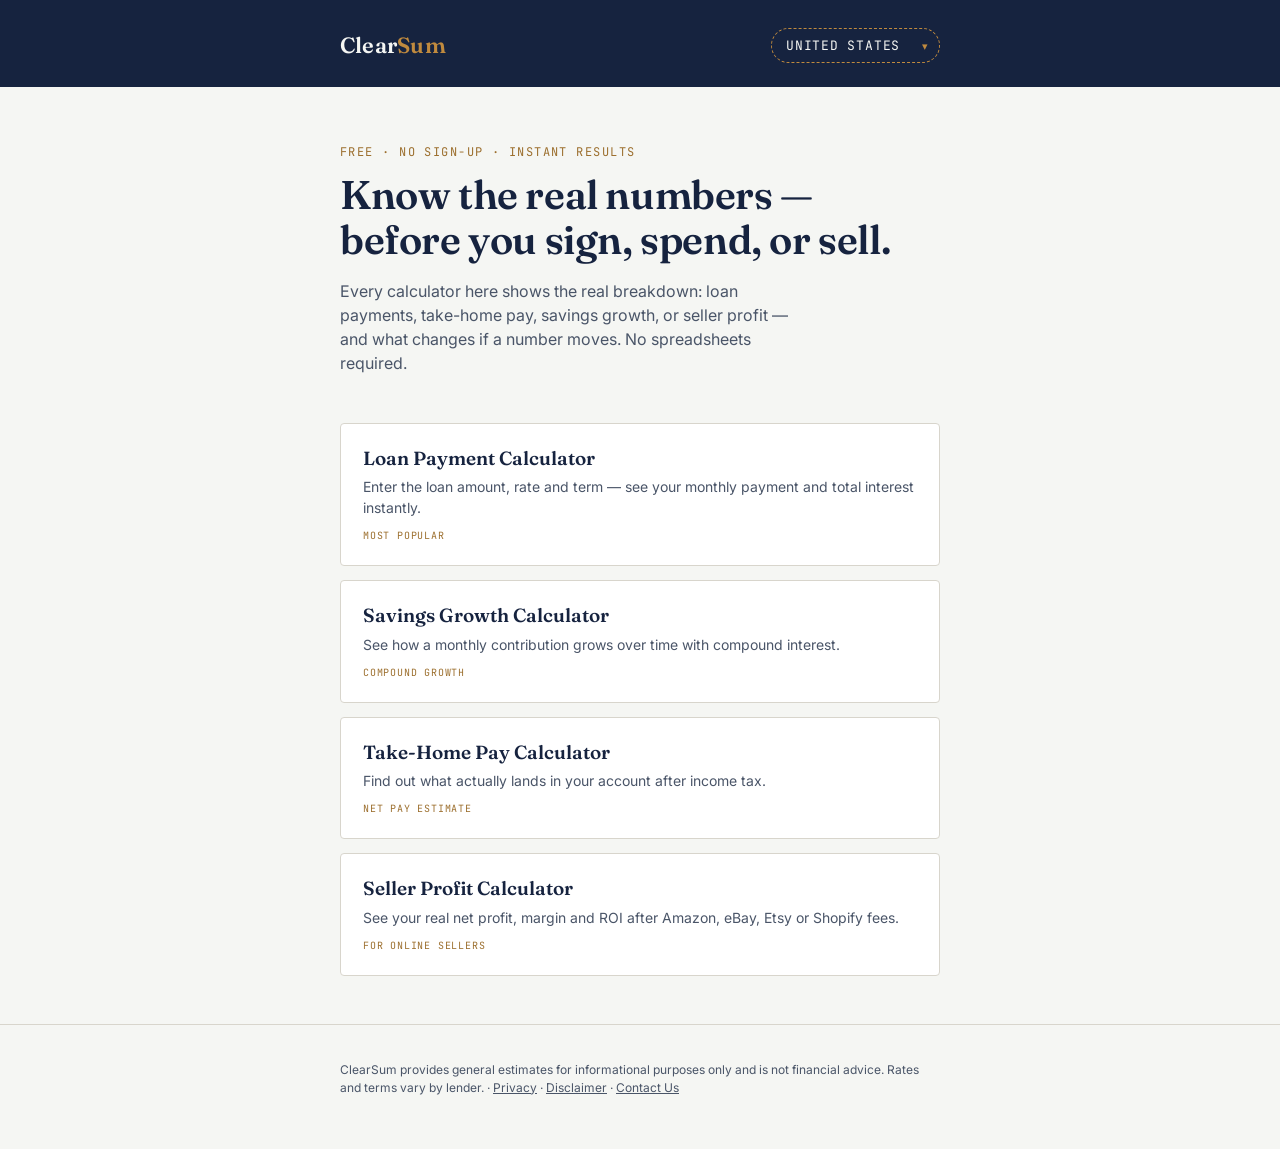
<file: index.html>
<!DOCTYPE html>
<html lang="en">
<head>
<meta charset="UTF-8">
<meta name="viewport" content="width=device-width, initial-scale=1.0">
<link rel="icon" type="image/svg+xml" href="assets/icons/favicon.svg">
<link rel="icon" type="image/png" sizes="32x32" href="assets/icons/favicon-32.png">
<link rel="icon" type="image/png" sizes="16x16" href="assets/icons/favicon-16.png">
<link rel="apple-touch-icon" sizes="180x180" href="assets/icons/apple-touch-icon.png">
<meta name="google-site-verification" content="StGlqqepfkXty6FmWiPjf-_EkamMKfhvoo7njRvF3Ug" />
<meta name="robots" content="index, follow">
<title>Loan Payment &amp; Money Calculators — Clear Numbers, No Guesswork</title>
<meta name="description" content="Free loan payment, savings and tax calculators with instant visual breakdowns. See exactly what a loan really costs — no sign-up, no jargon.">
<link rel="canonical" href="https://shubham144144.github.io/Clear-sum/">

<meta property="og:type" content="website">
<meta property="og:title" content="Loan Payment & Money Calculators — Clear Numbers, No Guesswork">
<meta property="og:description" content="Free loan payment, savings and tax calculators with instant visual breakdowns. See exactly what a loan really costs.">
<meta property="og:url" content="https://shubham144144.github.io/Clear-sum/">
<meta property="og:site_name" content="ClearSum">

<meta name="twitter:card" content="summary">
<meta name="twitter:title" content="Loan Payment & Money Calculators — Clear Numbers, No Guesswork">
<meta name="twitter:description" content="Free loan payment, savings and tax calculators with instant visual breakdowns. See exactly what a loan really costs.">

<script type="application/ld+json">
{
  "@context": "https://schema.org",
  "@graph": [
    {
      "@type": "WebSite",
      "@id": "https://shubham144144.github.io/Clear-sum/#website",
      "url": "https://shubham144144.github.io/Clear-sum/",
      "name": "ClearSum",
      "description": "Free loan payment, savings and tax calculators with instant visual breakdowns.",
      "publisher": { "@id": "https://shubham144144.github.io/Clear-sum/#organization" }
    },
    {
      "@type": "Organization",
      "@id": "https://shubham144144.github.io/Clear-sum/#organization",
      "name": "ClearSum",
      "url": "https://shubham144144.github.io/Clear-sum/",
      "logo": "https://shubham144144.github.io/Clear-sum/assets/icons/icon-512.png"
    },
    {
      "@type": "WebPage",
      "@id": "https://shubham144144.github.io/Clear-sum/#webpage",
      "url": "https://shubham144144.github.io/Clear-sum/",
      "name": "Loan Payment & Money Calculators — Clear Numbers, No Guesswork",
      "isPartOf": { "@id": "https://shubham144144.github.io/Clear-sum/#website" },
      "inLanguage": "en"
    }
  ]
}
</script>
<link rel="preconnect" href="https://fonts.googleapis.com">
<link rel="preconnect" href="https://fonts.gstatic.com" crossorigin>
<link href="https://fonts.googleapis.com/css2?family=Fraunces:wght@500;600;700&family=Inter:wght@400;500;600&family=JetBrains+Mono:wght@500;600;700&display=swap" rel="stylesheet">
<link rel="stylesheet" href="assets/css/style.css">
</head>
<body>

<header class="site-header">
  <div class="wrap">
    <a href="index.html" class="brand">Clear<em>Sum</em></a>
    <div class="country-stamp">
      <select id="country-select" aria-label="Select your country">
        <option value="US">United States</option>
        <option value="GB">United Kingdom</option>
        <option value="IN">India</option>
      </select>
    </div>
  </div>
</header>

<main>
  <section class="hero">
    <div class="wrap">
      <p class="eyebrow">Free · No sign-up · Instant results</p>
      <h1>Know the real numbers — before you sign, spend, or sell.</h1>
      <p>Every calculator here shows the real breakdown: loan payments, take-home pay, savings growth, or seller profit — and what changes if a number moves. No spreadsheets required.</p>
    </div>
  </section>

  <section class="wrap">
    <div class="tool-grid">
      <a class="tool-card" href="emi-calculator.html">
        <p class="tool-name" id="tool-loan-name">Loan Payment Calculator</p>
        <p class="tool-desc">Enter the loan amount, rate and term — see your monthly payment and total interest instantly.</p>
        <span class="tool-tag">Most popular</span>
      </a>

      <a class="tool-card" href="savings-calculator.html">
        <p class="tool-name">Savings Growth Calculator</p>
        <p class="tool-desc">See how a monthly contribution grows over time with compound interest.</p>
        <span class="tool-tag">Compound growth</span>
      </a>

      <a class="tool-card" href="take-home-pay-calculator.html">
        <p class="tool-name" id="tool-tax-name">Take-Home Pay Calculator</p>
        <p class="tool-desc">Find out what actually lands in your account after income tax.</p>
        <span class="tool-tag">Net pay estimate</span>
      </a>

      <a class="tool-card" href="seller-profit-calculator.html">
        <p class="tool-name">Seller Profit Calculator</p>
        <p class="tool-desc">See your real net profit, margin and ROI after Amazon, eBay, Etsy or Shopify fees.</p>
        <span class="tool-tag">For online sellers</span>
      </a>
    </div>
  </section>
</main>

<footer class="site-footer">
  <div class="wrap">
    <p>ClearSum provides general estimates for informational purposes only and is not financial advice. Rates and terms vary by lender. · <a href="privacy-policy.html">Privacy</a> · <a href="disclaimer.html">Disclaimer</a> · <a href="contact-us.html">Contact Us</a></p>
  </div>
</footer>

<script src="assets/js/calculator.js"></script>
<script>
  const loanToolName = {
    US: "Loan Payment Calculator",
    GB: "Loan Repayment Calculator",
    IN: "EMI Calculator",
  };

  initCountrySelector(function (code) {
    document.getElementById("tool-loan-name").textContent = loanToolName[code];
  });
</script>

</body>
</html>
</file>
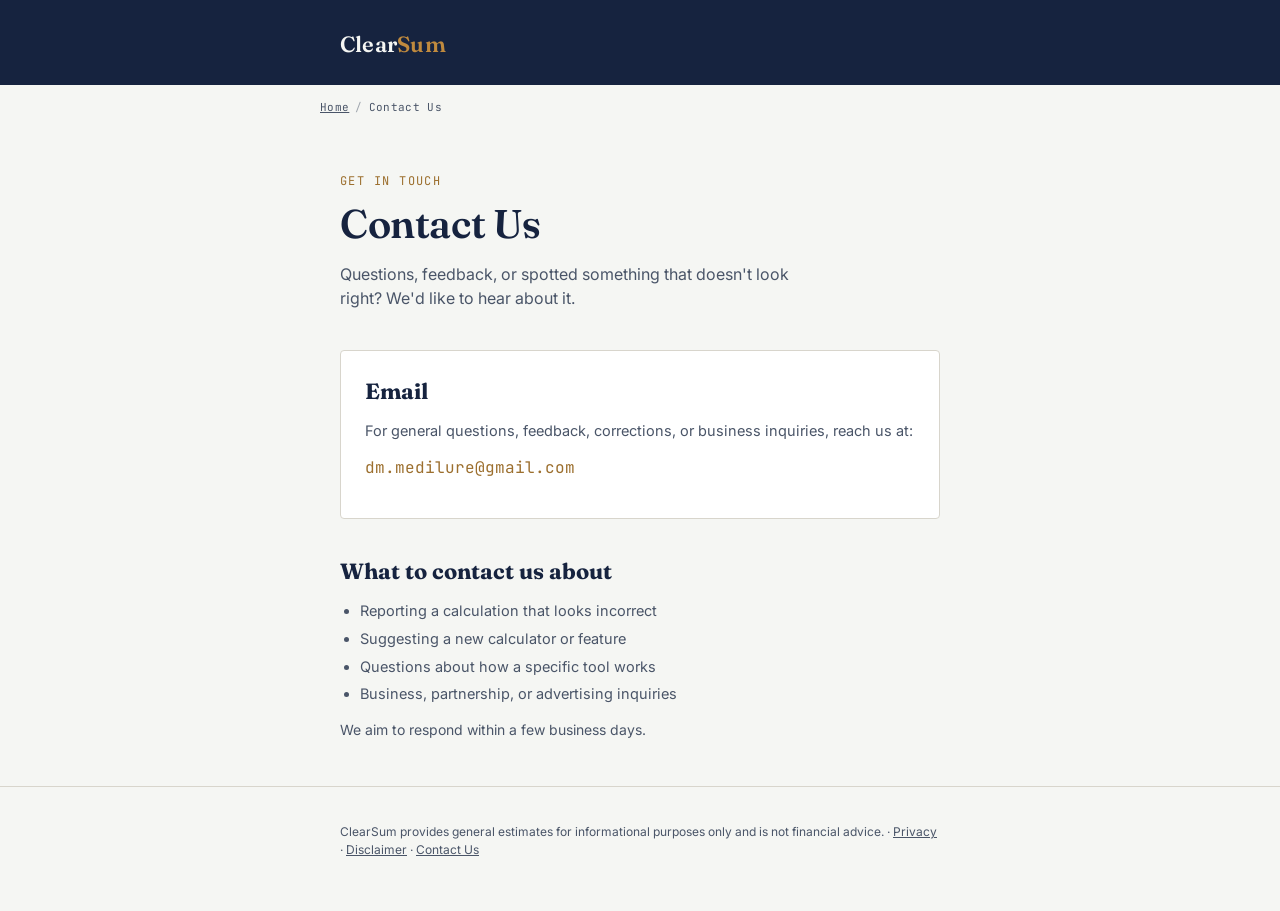
<file: contact-us.html>
<!DOCTYPE html>
<html lang="en">
<head>
<meta charset="UTF-8">
<meta name="viewport" content="width=device-width, initial-scale=1.0">
<link rel="icon" type="image/svg+xml" href="assets/icons/favicon.svg">
<link rel="icon" type="image/png" sizes="32x32" href="assets/icons/favicon-32.png">
<link rel="icon" type="image/png" sizes="16x16" href="assets/icons/favicon-16.png">
<link rel="apple-touch-icon" sizes="180x180" href="assets/icons/apple-touch-icon.png">
<meta name="google-site-verification" content="StGlqqepfkXty6FmWiPjf-_EkamMKfhvoo7njRvF3Ug" />
<meta name="robots" content="index, follow">
<title>Contact Us — ClearSum</title>
<meta name="description" content="Get in touch with ClearSum for questions, feedback, or corrections about our free financial calculators.">
<link rel="canonical" href="https://shubham144144.github.io/Clear-sum/contact-us.html">
<link rel="preconnect" href="https://fonts.googleapis.com">
<link rel="preconnect" href="https://fonts.gstatic.com" crossorigin>
<link href="https://fonts.googleapis.com/css2?family=Fraunces:wght@500;600;700&family=Inter:wght@400;500;600&family=JetBrains+Mono:wght@500;600;700&display=swap" rel="stylesheet">
<link rel="stylesheet" href="assets/css/style.css">
</head>
<body>

<header class="site-header">
  <div class="wrap">
    <a href="index.html" class="brand">Clear<em>Sum</em></a>
  </div>
</header>

<nav class="wrap breadcrumb" aria-label="Breadcrumb">
  <a href="index.html">Home</a><span class="sep">/</span><span>Contact Us</span>
</nav>

<main>
  <section class="hero">
    <div class="wrap">
      <p class="eyebrow">Get in touch</p>
      <h1>Contact Us</h1>
      <p>Questions, feedback, or spotted something that doesn't look right? We'd like to hear about it.</p>
    </div>
  </section>

  <section class="wrap article-content">
    <div class="input-card" style="margin-bottom: 24px;">
      <h2 style="margin-top: 0;">Email</h2>
      <p>For general questions, feedback, corrections, or business inquiries, reach us at:</p>
      <p style="font-family: var(--font-mono); font-size: 16px;">
        <a href="mailto:dm.medilure@gmail.com" style="color: var(--brass-dark); text-decoration: none;">dm.medilure@gmail.com</a>
      </p>
    </div>

    <h2>What to contact us about</h2>
    <ul>
      <li>Reporting a calculation that looks incorrect</li>
      <li>Suggesting a new calculator or feature</li>
      <li>Questions about how a specific tool works</li>
      <li>Business, partnership, or advertising inquiries</li>
    </ul>

    <p style="color: var(--ink-light); font-size: 14px;">We aim to respond within a few business days.</p>
  </section>
</main>

<footer class="site-footer">
  <div class="wrap">
    <p>ClearSum provides general estimates for informational purposes only and is not financial advice. · <a href="privacy-policy.html">Privacy</a> · <a href="disclaimer.html">Disclaimer</a> · <a href="contact-us.html">Contact Us</a></p>
  </div>
</footer>

</body>
</html>
</file>
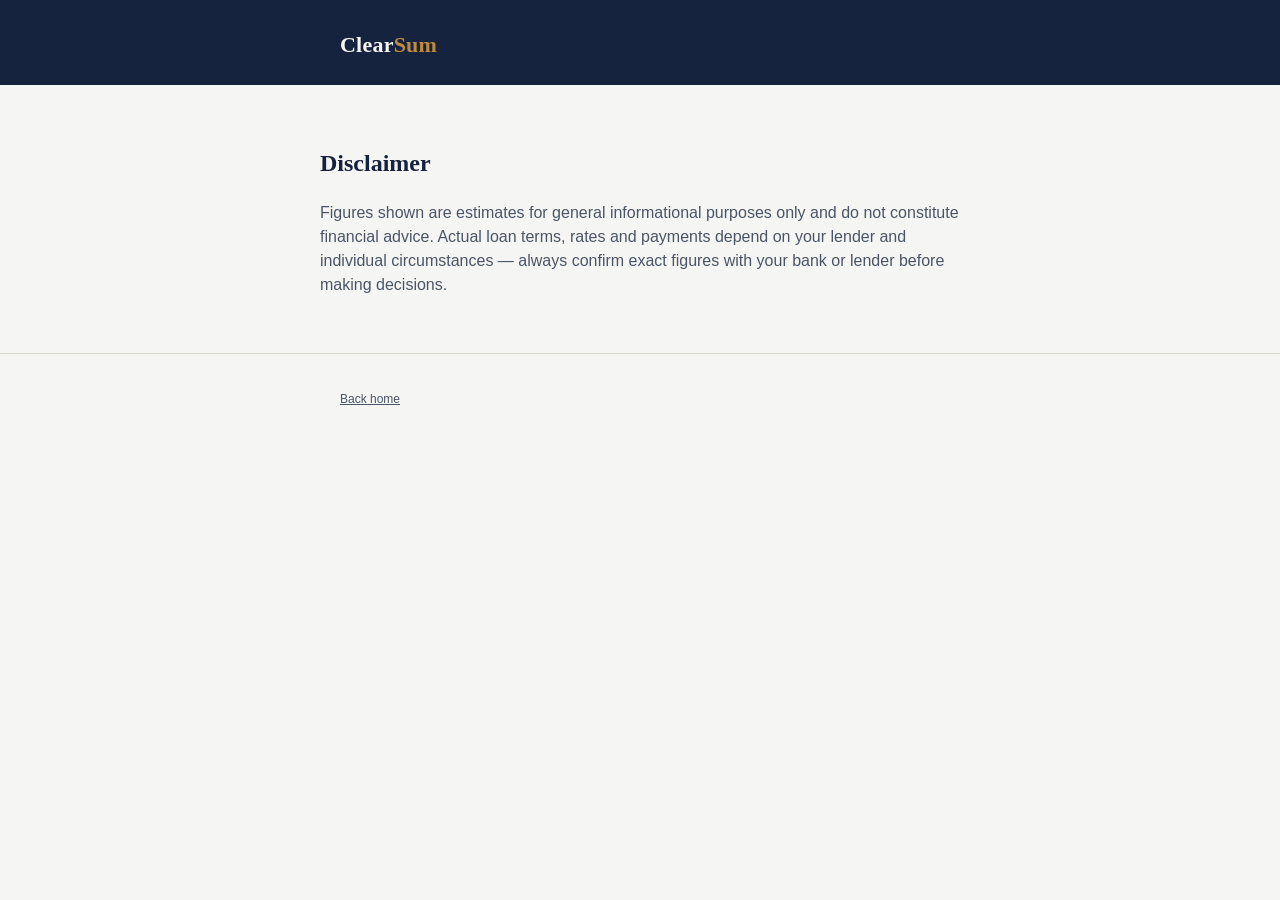
<file: disclaimer.html>
<!DOCTYPE html>
<html lang="en">
<head>
<meta charset="UTF-8">
<meta name="viewport" content="width=device-width, initial-scale=1.0">
<link rel="icon" type="image/svg+xml" href="assets/icons/favicon.svg">
<link rel="icon" type="image/png" sizes="32x32" href="assets/icons/favicon-32.png">
<link rel="icon" type="image/png" sizes="16x16" href="assets/icons/favicon-16.png">
<link rel="apple-touch-icon" sizes="180x180" href="assets/icons/apple-touch-icon.png">
<meta name="google-site-verification" content="StGlqqepfkXty6FmWiPjf-_EkamMKfhvoo7njRvF3Ug" />
<meta name="robots" content="noindex, follow">
<title>Disclaimer — ClearSum</title>
<meta name="description" content="Disclaimer for ClearSum's free financial calculators.">
<link rel="canonical" href="https://shubham144144.github.io/Clear-sum/disclaimer.html">
<link rel="stylesheet" href="assets/css/style.css">
</head>
<body>
<header class="site-header"><div class="wrap"><a href="index.html" class="brand">Clear<em>Sum</em></a></div></header>
<main><section class="wrap" style="padding: 40px 0;">
<h1 style="font-family: var(--font-display);">Disclaimer</h1>
<p style="color: var(--ink-light);">Figures shown are estimates for general informational purposes only and do not constitute financial advice. Actual loan terms, rates and payments depend on your lender and individual circumstances — always confirm exact figures with your bank or lender before making decisions.</p>
</section></main>
<footer class="site-footer"><div class="wrap"><p><a href="index.html">Back home</a></p></div></footer>
</body>
</html>
</file>
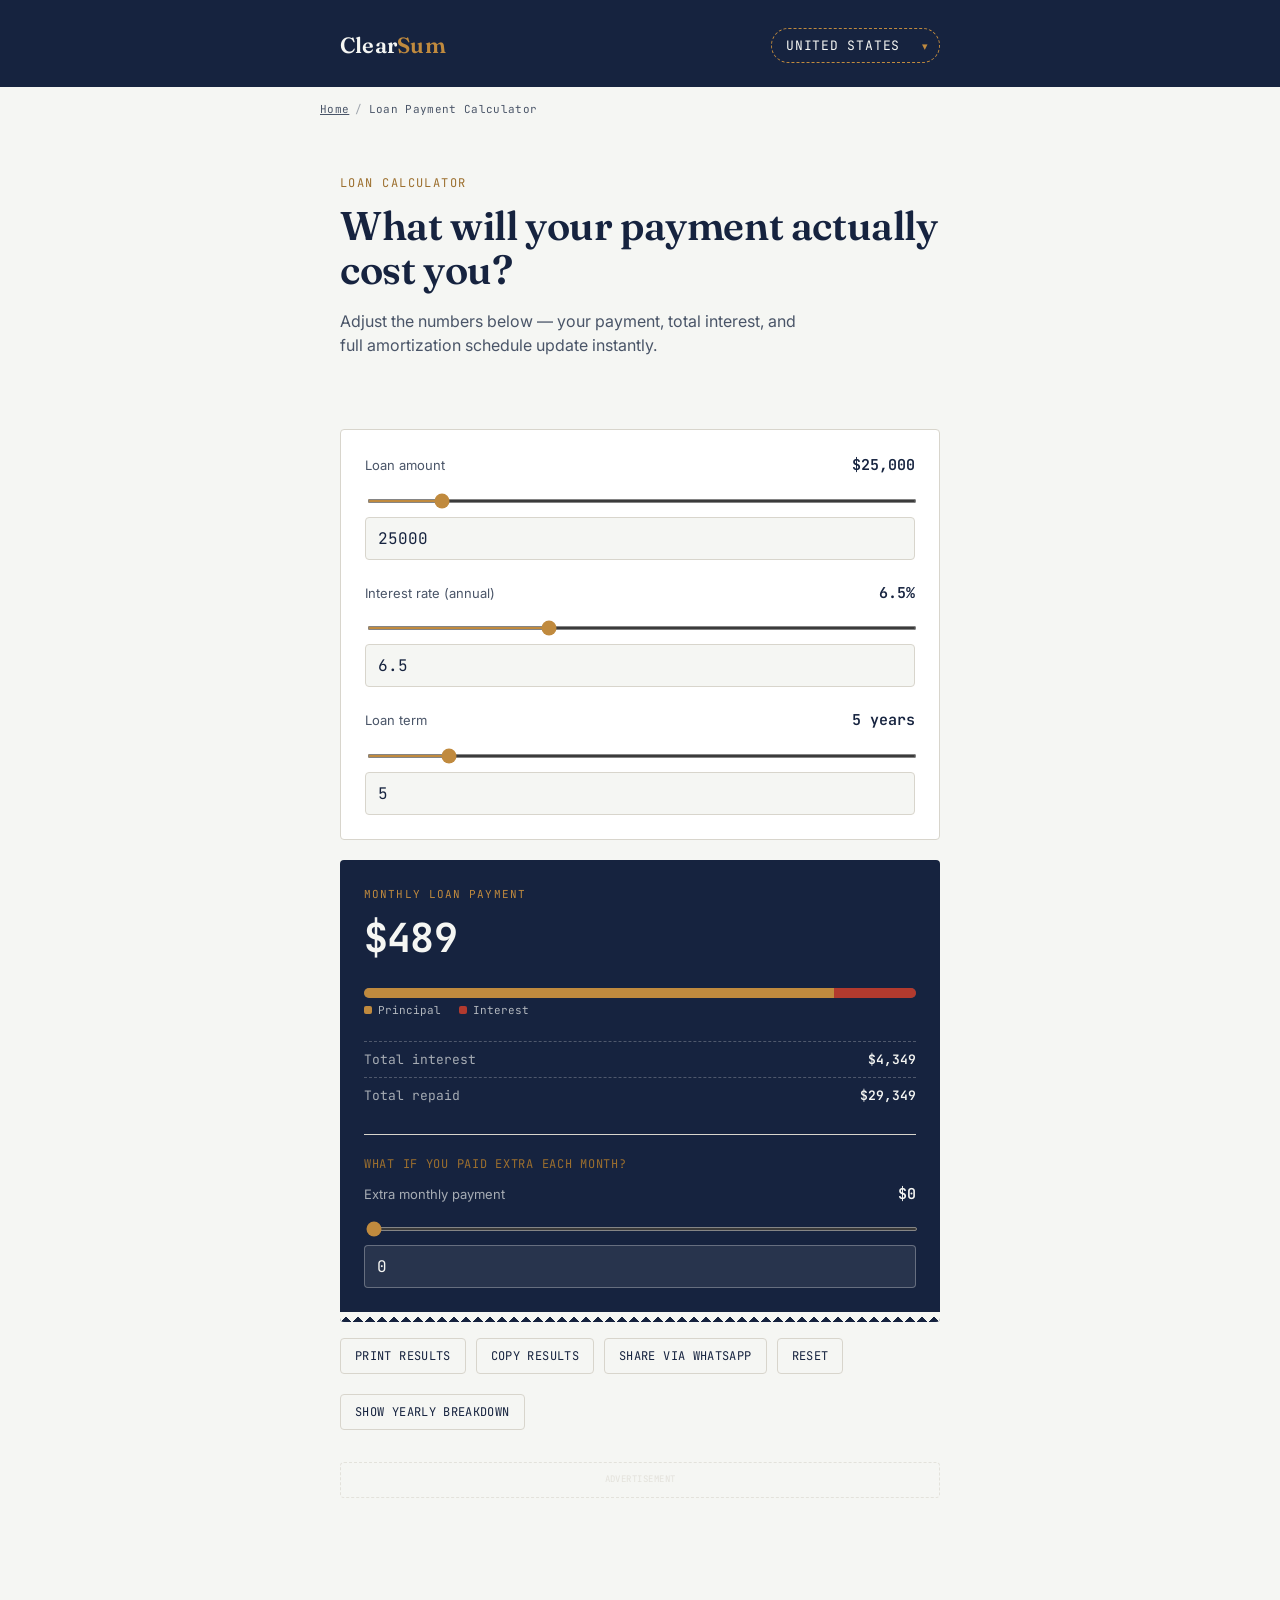
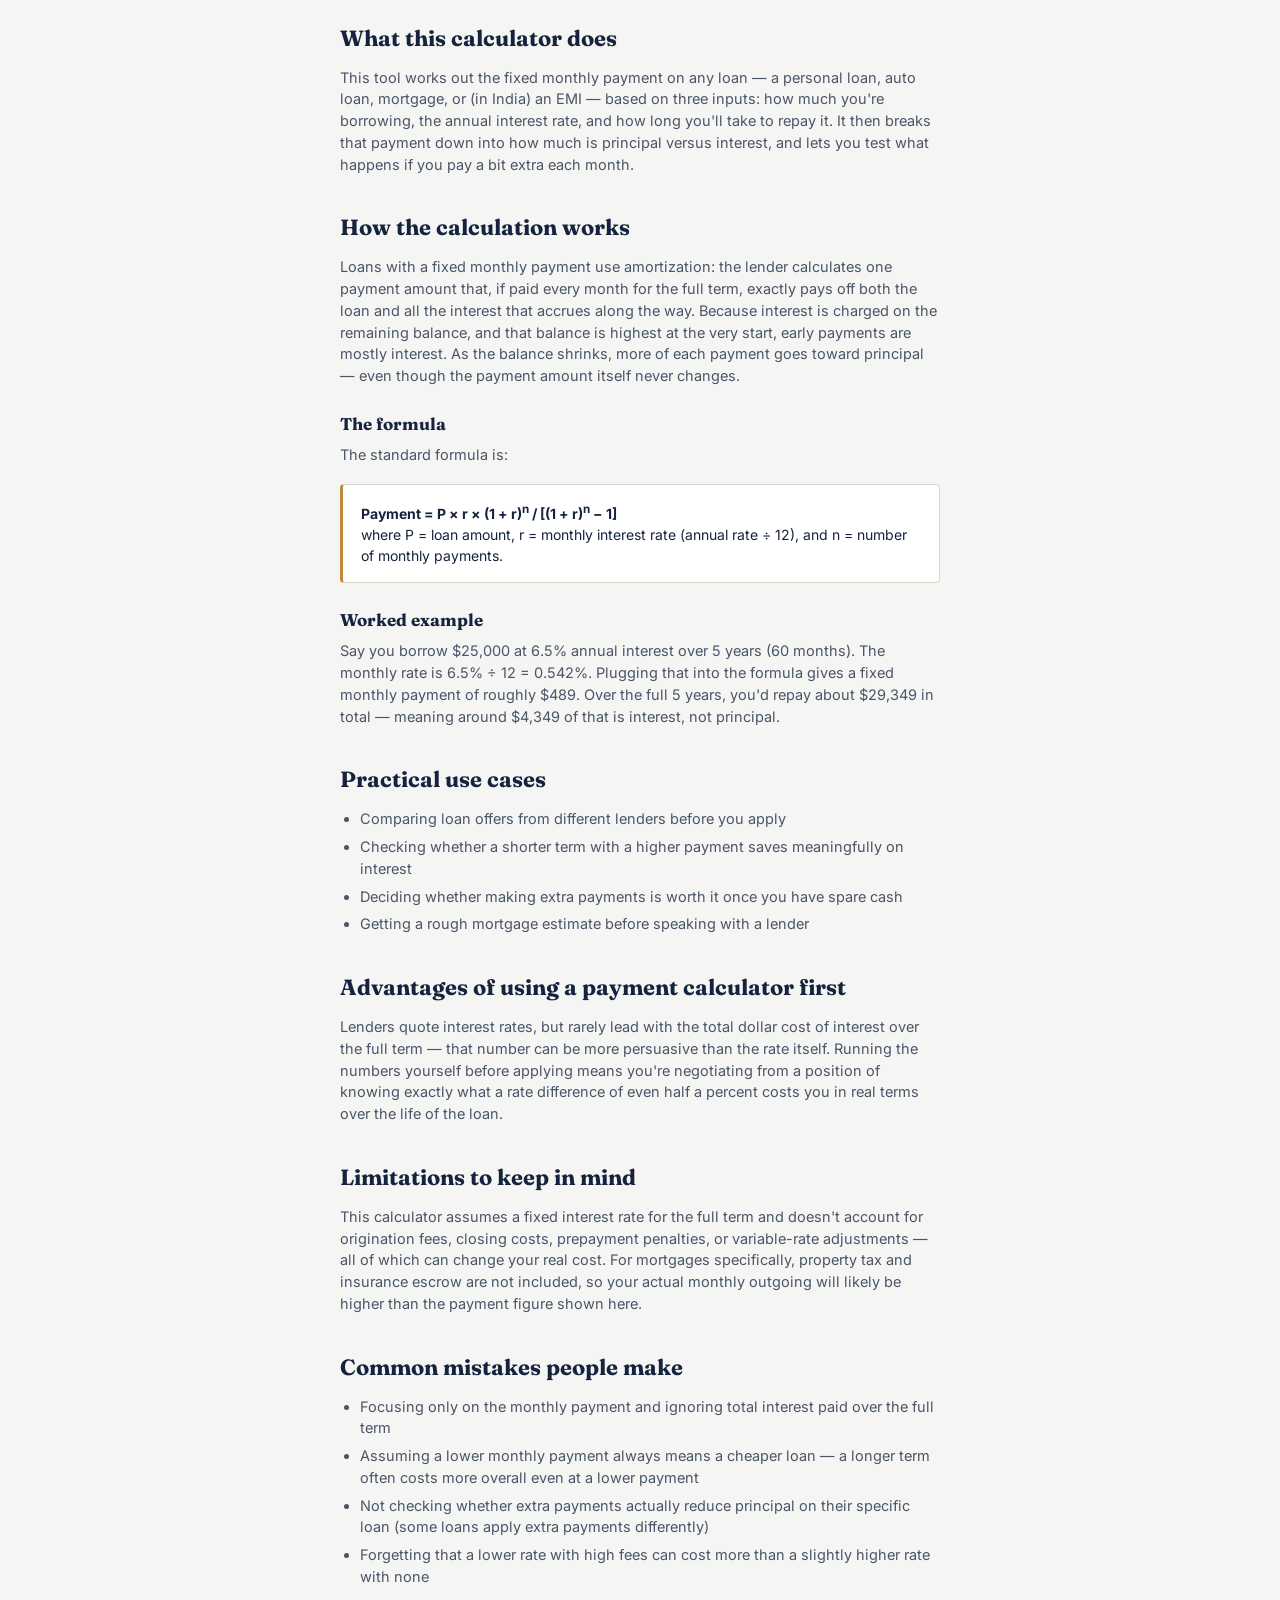
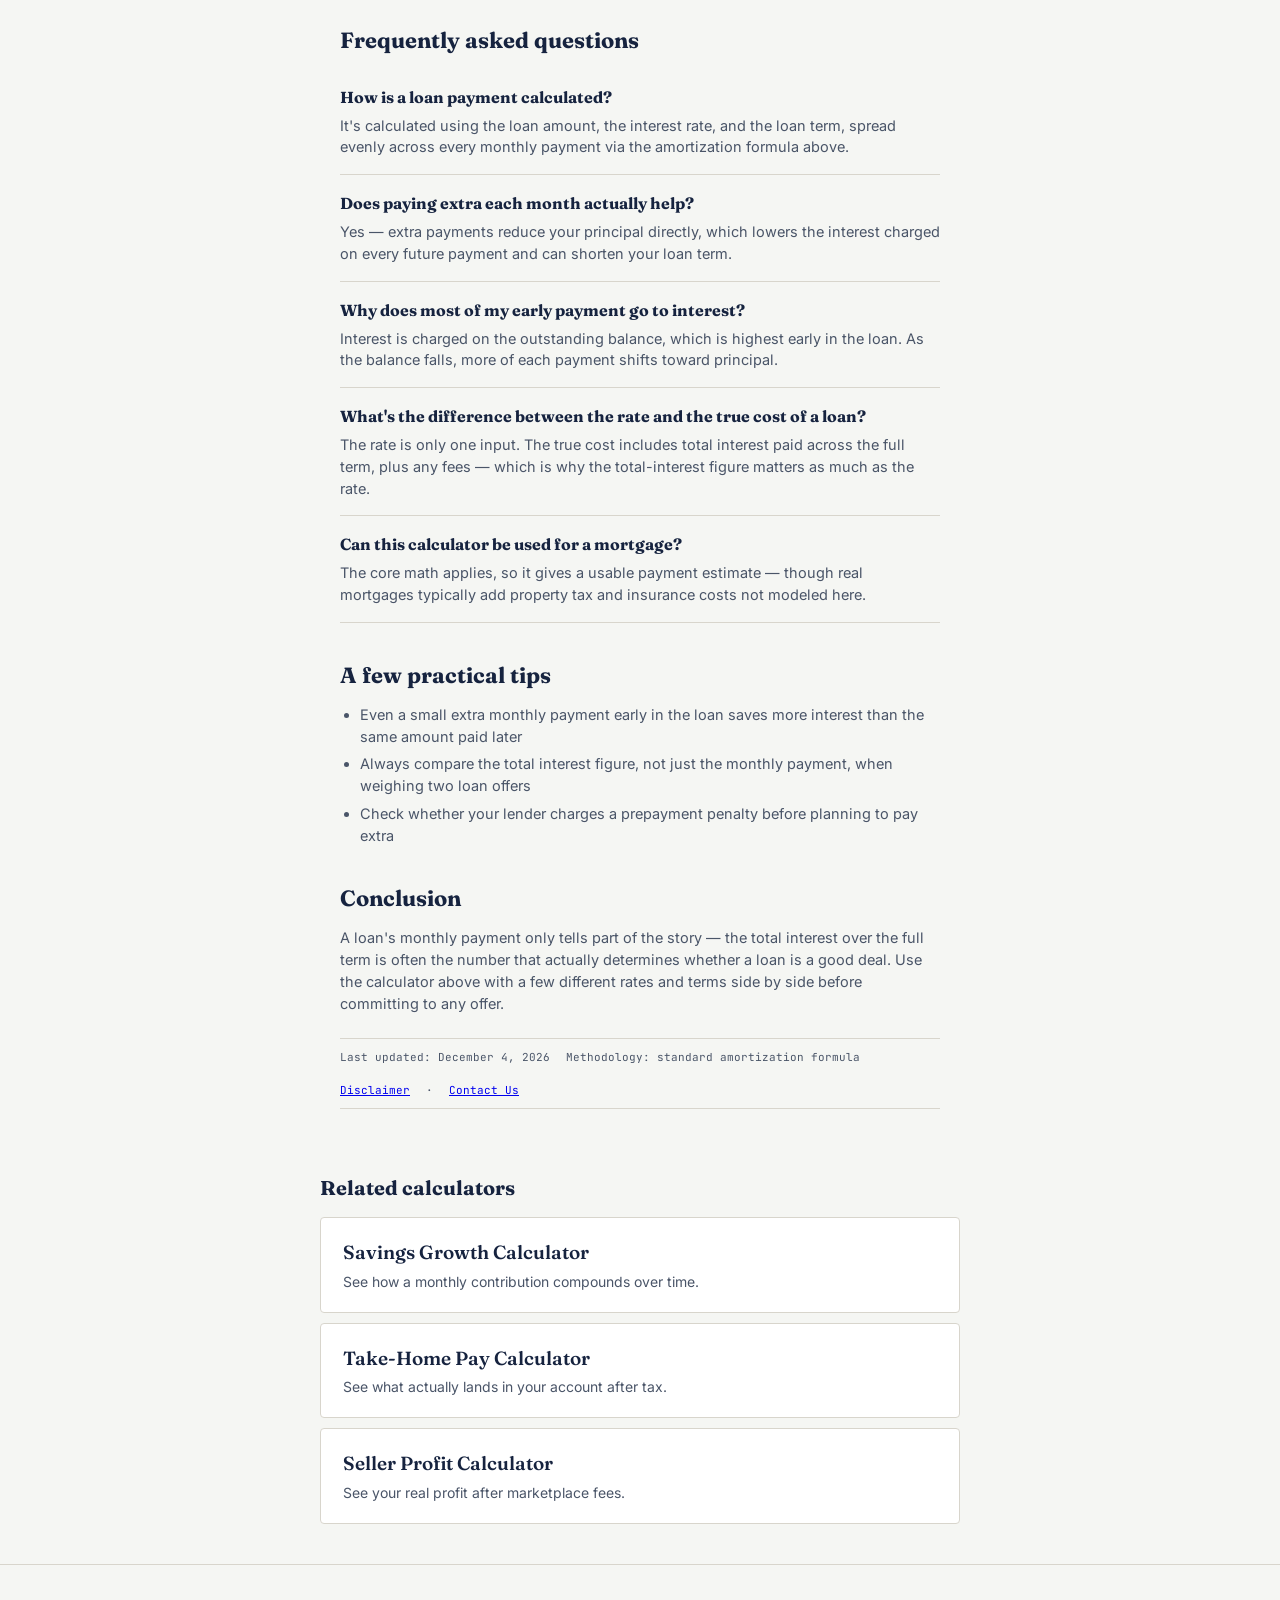
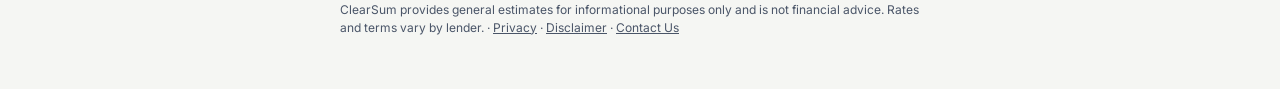
<file: emi-calculator.html>
<!DOCTYPE html>
<html lang="en">
<head>
<meta charset="UTF-8">
<meta name="viewport" content="width=device-width, initial-scale=1.0">
<link rel="icon" type="image/svg+xml" href="assets/icons/favicon.svg">
<link rel="icon" type="image/png" sizes="32x32" href="assets/icons/favicon-32.png">
<link rel="icon" type="image/png" sizes="16x16" href="assets/icons/favicon-16.png">
<link rel="apple-touch-icon" sizes="180x180" href="assets/icons/apple-touch-icon.png">
<meta name="google-site-verification" content="StGlqqepfkXty6FmWiPjf-_EkamMKfhvoo7njRvF3Ug" />
<meta name="robots" content="index, follow">
<title id="page-title">Loan Payment Calculator — See Your Exact Monthly Cost &amp; Full Amortization</title>
<meta name="description" id="page-desc" content="Free loan payment calculator with instant results, a yearly amortization breakdown, and a what-if tool for extra payments. Works for US, UK and India.">
<link rel="canonical" href="https://shubham144144.github.io/Clear-sum/emi-calculator.html">

<meta property="og:type" content="website">
<meta property="og:title" content="Loan Payment Calculator — See Your Exact Monthly Cost">
<meta property="og:description" content="Calculate your exact monthly loan payment, total interest, and full amortization schedule — instantly, no sign-up.">
<meta property="og:url" content="https://shubham144144.github.io/Clear-sum/emi-calculator.html">
<meta property="og:site_name" content="ClearSum">

<meta name="twitter:card" content="summary">
<meta name="twitter:title" content="Loan Payment Calculator — See Your Exact Monthly Cost">
<meta name="twitter:description" content="Calculate your exact monthly loan payment, total interest, and full amortization schedule — instantly, no sign-up.">

<link rel="preconnect" href="https://fonts.googleapis.com">
<link rel="preconnect" href="https://fonts.gstatic.com" crossorigin>
<link href="https://fonts.googleapis.com/css2?family=Fraunces:wght@500;600;700&family=Inter:wght@400;500;600&family=JetBrains+Mono:wght@500;600;700&display=swap" rel="stylesheet">
<link rel="stylesheet" href="assets/css/style.css">

<script type="application/ld+json">
{
  "@context": "https://schema.org",
  "@graph": [
    {
      "@type": "WebSite",
      "@id": "https://shubham144144.github.io/Clear-sum/#website",
      "url": "https://shubham144144.github.io/Clear-sum/",
      "name": "ClearSum",
      "publisher": { "@id": "https://shubham144144.github.io/Clear-sum/#organization" }
    },
    {
      "@type": "Organization",
      "@id": "https://shubham144144.github.io/Clear-sum/#organization",
      "name": "ClearSum",
      "url": "https://shubham144144.github.io/Clear-sum/"
    },
    {
      "@type": "BreadcrumbList",
      "itemListElement": [
        { "@type": "ListItem", "position": 1, "name": "Home", "item": "https://shubham144144.github.io/Clear-sum/" },
        { "@type": "ListItem", "position": 2, "name": "Loan Payment Calculator", "item": "https://shubham144144.github.io/Clear-sum/emi-calculator.html" }
      ]
    },
    {
      "@type": "SoftwareApplication",
      "name": "Loan Payment Calculator",
      "applicationCategory": "FinanceApplication",
      "operatingSystem": "Any (web-based)",
      "offers": { "@type": "Offer", "price": "0", "priceCurrency": "USD" },
      "url": "https://shubham144144.github.io/Clear-sum/emi-calculator.html"
    },
    {
      "@type": "WebPage",
      "@id": "https://shubham144144.github.io/Clear-sum/emi-calculator.html#webpage",
      "url": "https://shubham144144.github.io/Clear-sum/emi-calculator.html",
      "name": "Loan Payment Calculator — See Your Exact Monthly Cost",
      "isPartOf": { "@id": "https://shubham144144.github.io/Clear-sum/#website" },
      "inLanguage": "en"
    },
    {
      "@type": "FAQPage",
      "mainEntity": [
        {
          "@type": "Question",
          "name": "How is a loan payment calculated?",
          "acceptedAnswer": { "@type": "Answer", "text": "A loan payment is calculated from the loan amount, the annual interest rate, and the number of months in the term, using the standard amortization formula that spreads principal and interest across equal monthly payments." }
        },
        {
          "@type": "Question",
          "name": "Does paying extra each month actually help?",
          "acceptedAnswer": { "@type": "Answer", "text": "Yes. Extra payments go directly toward the principal, which reduces the interest charged in every following month and can shorten the loan term significantly." }
        },
        {
          "@type": "Question",
          "name": "Why does most of my early payment go to interest?",
          "acceptedAnswer": { "@type": "Answer", "text": "Interest is charged on the outstanding balance, which is highest at the start of the loan. As the balance shrinks over time, a larger share of each fixed payment goes toward principal instead." }
        },
        {
          "@type": "Question",
          "name": "What is the difference between the interest rate and the true cost of a loan?",
          "acceptedAnswer": { "@type": "Answer", "text": "The interest rate is only one part of what a loan costs. The true cost also includes any fees, and how the interest compounds over the full term, which this calculator's total interest figure captures." }
        },
        {
          "@type": "Question",
          "name": "Can this calculator be used for a mortgage?",
          "acceptedAnswer": { "@type": "Answer", "text": "The same amortization math applies to mortgages, so this calculator gives a usable estimate, though real mortgages often add property tax, insurance, and other escrow costs not modeled here." }
        }
      ]
    }
  ]
}
</script>
</head>
<body>

<div class="reading-progress" id="reading-progress"></div>

<header class="site-header">
  <div class="wrap">
    <a href="index.html" class="brand">Clear<em>Sum</em></a>
    <div class="country-stamp">
      <select id="country-select" aria-label="Select your country">
        <option value="US">United States</option>
        <option value="GB">United Kingdom</option>
        <option value="IN">India</option>
      </select>
    </div>
  </div>
</header>

<nav class="wrap breadcrumb" aria-label="Breadcrumb">
  <a href="index.html">Home</a><span class="sep">/</span><span id="breadcrumb-current">Loan Payment Calculator</span>
</nav>

<main>
  <section class="hero">
    <div class="wrap">
      <p class="eyebrow">Loan calculator</p>
      <h1 id="hero-heading">What will your loan actually cost you?</h1>
      <p>Adjust the numbers below — your payment, total interest, and full amortization schedule update instantly.</p>
    </div>
  </section>

  <section class="calc-section">
    <div class="wrap">

      <div class="input-card">
        <div class="field">
          <label for="loan-amount">
            <span>Loan amount</span>
            <span class="field-value" id="loan-amount-display">$25,000</span>
          </label>
          <input type="range" id="loan-amount" min="0" max="200000" step="500" value="25000">
          <div class="manual-input-row">
            <input type="number" inputmode="decimal" enterkeyhint="done" id="loan-amount-manual" value="25000" aria-label="Enter exact loan amount">
          </div>
        </div>

        <div class="field">
          <label for="loan-rate">
            <span>Interest rate (annual)</span>
            <span class="field-value" id="loan-rate-display">6.5%</span>
          </label>
          <input type="range" id="loan-rate" min="0" max="20" step="0.1" value="6.5">
          <div class="manual-input-row">
            <input type="number" inputmode="decimal" enterkeyhint="done" id="loan-rate-manual" value="6.5" step="0.1" aria-label="Enter exact interest rate">
          </div>
        </div>

        <div class="field">
          <label for="loan-years">
            <span>Loan term</span>
            <span class="field-value" id="loan-years-display">5 years</span>
          </label>
          <input type="range" id="loan-years" min="1" max="30" step="1" value="5">
          <div class="manual-input-row">
            <input type="number" inputmode="decimal" enterkeyhint="done" id="loan-years-manual" value="5" aria-label="Enter exact loan term in years">
          </div>
        </div>
      </div>

      <div class="receipt" id="receipt-card">
        <p class="receipt-headline" id="receipt-headline">Monthly Payment</p>
        <p class="receipt-amount" id="receipt-amount">$489</p>

        <div class="stack-bar">
          <div class="seg-principal" id="seg-principal" style="width: 60%"></div>
          <div class="seg-interest" id="seg-interest" style="width: 40%"></div>
        </div>
        <div class="stack-legend">
          <span class="leg-principal">Principal</span>
          <span class="leg-interest">Interest</span>
        </div>

        <div class="receipt-row">
          <span class="rlabel">Total interest</span>
          <span class="rval" id="total-interest">$4,340</span>
        </div>
        <div class="receipt-row">
          <span class="rlabel">Total repaid</span>
          <span class="rval" id="total-payment">$29,340</span>
        </div>

        <div class="whatif">
          <p class="whatif-label">What if you paid extra each month?</p>
          <div class="field" style="margin-bottom: 0;">
            <label for="extra-payment" style="color: rgba(245,246,243,0.65);">
              <span>Extra monthly payment</span>
              <span class="field-value" id="extra-payment-display" style="color: var(--paper);">$0</span>
            </label>
            <input type="range" id="extra-payment" min="0" max="1000" step="10" value="0">
            <div class="manual-input-row on-dark">
              <input type="number" inputmode="decimal" enterkeyhint="done" id="extra-payment-manual" value="0" aria-label="Enter exact extra monthly payment">
            </div>
          </div>
          <p class="whatif-result" id="whatif-result" style="color: rgba(245,246,243,0.85);"></p>
        </div>
      </div>

      <div class="action-row">
        <button class="action-btn" id="btn-print" type="button">Print results</button>
        <button class="action-btn" id="btn-copy" type="button">Copy results</button>
        <button class="action-btn" id="btn-whatsapp" type="button">Share via WhatsApp</button>
        <button class="action-btn" id="btn-reset" type="button">Reset</button>
      </div>

      <div class="amort-toggle">
        <button class="action-btn" id="btn-amort-toggle" type="button" aria-expanded="false" aria-controls="amort-table-wrap">Show yearly breakdown</button>
        <div class="amort-table-wrap" id="amort-table-wrap">
          <table class="amort-table" id="amort-table" aria-label="Yearly amortization breakdown">
            <thead>
              <tr><th>Year</th><th>Principal paid</th><th>Interest paid</th><th>Remaining balance</th></tr>
            </thead>
            <tbody id="amort-tbody"></tbody>
          </table>
        </div>
      </div>

      <div class="ad-slot" aria-hidden="true">Advertisement</div>

    </div>
  </section>

  <section class="wrap article-content">
    <h2>What this calculator does</h2>
    <p>This tool works out the fixed monthly payment on any loan — a personal loan, auto loan, mortgage, or (in India) an EMI — based on three inputs: how much you're borrowing, the annual interest rate, and how long you'll take to repay it. It then breaks that payment down into how much is principal versus interest, and lets you test what happens if you pay a bit extra each month.</p>

    <h2>How the calculation works</h2>
    <p>Loans with a fixed monthly payment use amortization: the lender calculates one payment amount that, if paid every month for the full term, exactly pays off both the loan and all the interest that accrues along the way. Because interest is charged on the remaining balance, and that balance is highest at the very start, early payments are mostly interest. As the balance shrinks, more of each payment goes toward principal — even though the payment amount itself never changes.</p>

    <h3>The formula</h3>
    <p>The standard formula is:</p>
    <div class="example-box">
      <strong>Payment = P &times; r &times; (1 + r)<sup>n</sup> / [(1 + r)<sup>n</sup> &minus; 1]</strong><br>
      where P = loan amount, r = monthly interest rate (annual rate &divide; 12), and n = number of monthly payments.
    </div>

    <h3>Worked example</h3>
    <p id="worked-example">Say you borrow $25,000 at 6.5% annual interest over 5 years (60 months). The monthly rate is 6.5% &divide; 12 = 0.542%. Plugging that into the formula gives a fixed monthly payment of roughly $489. Over the full 5 years, you'd repay about $29,340 in total — meaning around $4,340 of that is interest, not principal.</p>

    <h2>Practical use cases</h2>
    <ul>
      <li>Comparing loan offers from different lenders before you apply</li>
      <li>Checking whether a shorter term with a higher payment saves meaningfully on interest</li>
      <li>Deciding whether making extra payments is worth it once you have spare cash</li>
      <li>Getting a rough mortgage estimate before speaking with a lender</li>
    </ul>

    <h2>Advantages of using a payment calculator first</h2>
    <p>Lenders quote interest rates, but rarely lead with the total dollar cost of interest over the full term — that number can be more persuasive than the rate itself. Running the numbers yourself before applying means you're negotiating from a position of knowing exactly what a rate difference of even half a percent costs you in real terms over the life of the loan.</p>

    <h2>Limitations to keep in mind</h2>
    <p>This calculator assumes a fixed interest rate for the full term and doesn't account for origination fees, closing costs, prepayment penalties, or variable-rate adjustments — all of which can change your real cost. For mortgages specifically, property tax and insurance escrow are not included, so your actual monthly outgoing will likely be higher than the payment figure shown here.</p>

    <h2>Common mistakes people make</h2>
    <ul>
      <li>Focusing only on the monthly payment and ignoring total interest paid over the full term</li>
      <li>Assuming a lower monthly payment always means a cheaper loan — a longer term often costs more overall even at a lower payment</li>
      <li>Not checking whether extra payments actually reduce principal on their specific loan (some loans apply extra payments differently)</li>
      <li>Forgetting that a lower rate with high fees can cost more than a slightly higher rate with none</li>
    </ul>

    <h2>Frequently asked questions</h2>
    <div class="faq-item">
      <h3>How is a loan payment calculated?</h3>
      <p>It's calculated using the loan amount, the interest rate, and the loan term, spread evenly across every monthly payment via the amortization formula above.</p>
    </div>
    <div class="faq-item">
      <h3>Does paying extra each month actually help?</h3>
      <p>Yes — extra payments reduce your principal directly, which lowers the interest charged on every future payment and can shorten your loan term.</p>
    </div>
    <div class="faq-item">
      <h3>Why does most of my early payment go to interest?</h3>
      <p>Interest is charged on the outstanding balance, which is highest early in the loan. As the balance falls, more of each payment shifts toward principal.</p>
    </div>
    <div class="faq-item">
      <h3>What's the difference between the rate and the true cost of a loan?</h3>
      <p>The rate is only one input. The true cost includes total interest paid across the full term, plus any fees — which is why the total-interest figure matters as much as the rate.</p>
    </div>
    <div class="faq-item">
      <h3>Can this calculator be used for a mortgage?</h3>
      <p>The core math applies, so it gives a usable payment estimate — though real mortgages typically add property tax and insurance costs not modeled here.</p>
    </div>

    <h2>A few practical tips</h2>
    <ul>
      <li>Even a small extra monthly payment early in the loan saves more interest than the same amount paid later</li>
      <li>Always compare the total interest figure, not just the monthly payment, when weighing two loan offers</li>
      <li>Check whether your lender charges a prepayment penalty before planning to pay extra</li>
    </ul>

    <h2>Conclusion</h2>
    <p>A loan's monthly payment only tells part of the story — the total interest over the full term is often the number that actually determines whether a loan is a good deal. Use the calculator above with a few different rates and terms side by side before committing to any offer.</p>

    <div class="meta-bar">
      <span>Last updated: <span id="last-updated-date"></span></span>
      <span>Methodology: standard amortization formula</span>
      <a href="disclaimer.html">Disclaimer</a> · <a href="contact-us.html">Contact Us</a>
    </div>
  </section>

  <section class="wrap related-tools">
    <h2>Related calculators</h2>
    <div class="related-grid">
      <a class="tool-card" href="savings-calculator.html">
        <p class="tool-name">Savings Growth Calculator</p>
        <p class="tool-desc">See how a monthly contribution compounds over time.</p>
      </a>
      <a class="tool-card" href="take-home-pay-calculator.html">
        <p class="tool-name">Take-Home Pay Calculator</p>
        <p class="tool-desc">See what actually lands in your account after tax.</p>
      </a>
      <a class="tool-card" href="seller-profit-calculator.html">
        <p class="tool-name">Seller Profit Calculator</p>
        <p class="tool-desc">See your real profit after marketplace fees.</p>
      </a>
    </div>
  </section>
</main>

<footer class="site-footer">
  <div class="wrap">
    <p>ClearSum provides general estimates for informational purposes only and is not financial advice. Rates and terms vary by lender. · <a href="privacy-policy.html">Privacy</a> · <a href="disclaimer.html">Disclaimer</a> · <a href="contact-us.html">Contact Us</a></p>
  </div>
</footer>

<button class="back-to-top" id="back-to-top" type="button" aria-label="Back to top">&uarr;</button>

<script src="assets/js/calculator.js"></script>
<script>
  let currentCountry = "US";

  const amountEl = document.getElementById("loan-amount");
  const rateEl = document.getElementById("loan-rate");
  const yearsEl = document.getElementById("loan-years");
  const extraEl = document.getElementById("extra-payment");

  const amountManualEl = document.getElementById("loan-amount-manual");
  const rateManualEl = document.getElementById("loan-rate-manual");
  const yearsManualEl = document.getElementById("loan-years-manual");
  const extraManualEl = document.getElementById("extra-payment-manual");

  function renderAmortTable(principal, rate, years) {
    const rows = generateAmortizationSchedule(principal, rate, years);
    const tbody = document.getElementById("amort-tbody");
    tbody.innerHTML = "";
    rows.forEach(function (row) {
      const tr = document.createElement("tr");
      tr.innerHTML =
        "<td>Year " + row.year + "</td>" +
        "<td>" + formatMoney(row.principalPaid, currentCountry) + "</td>" +
        "<td>" + formatMoney(row.interestPaid, currentCountry) + "</td>" +
        "<td>" + formatMoney(row.balance, currentCountry) + "</td>";
      tbody.appendChild(tr);
    });
  }

  function render() {
    const c = COUNTRIES[currentCountry];
    const principal = Number(amountEl.value);
    const rate = Number(rateEl.value);
    const years = Number(yearsEl.value);
    const extra = Number(extraEl.value);

    document.getElementById("loan-amount-display").textContent = formatMoney(principal, currentCountry);
    document.getElementById("loan-rate-display").textContent = rate.toFixed(1) + "%";
    document.getElementById("loan-years-display").textContent = years + (years === 1 ? " year" : " years");
    document.getElementById("extra-payment-display").textContent = formatMoney(extra, currentCountry);

    const { payment, totalPayment, totalInterest } = calcLoanPayment(principal, rate, years);

    document.getElementById("receipt-headline").textContent = "Monthly " + c.loanTerm;
    document.getElementById("receipt-amount").textContent = formatMoney(payment, currentCountry);
    document.getElementById("total-interest").textContent = formatMoney(totalInterest, currentCountry);
    document.getElementById("total-payment").textContent = formatMoney(totalPayment, currentCountry);

    const principalPct = (principal / totalPayment) * 100;
    const interestPct = 100 - principalPct;
    document.getElementById("seg-principal").style.width = principalPct.toFixed(1) + "%";
    document.getElementById("seg-interest").style.width = interestPct.toFixed(1) + "%";

    const { monthsSaved, interestSaved } = calcExtraPaymentSavings(principal, rate, years, extra);
    const whatifResult = document.getElementById("whatif-result");
    if (extra > 0 && monthsSaved > 0) {
      const yrs = Math.floor(monthsSaved / 12);
      const mos = monthsSaved % 12;
      let timeStr = "";
      if (yrs > 0) timeStr += yrs + (yrs === 1 ? " year " : " years ");
      if (mos > 0) timeStr += mos + (mos === 1 ? " month" : " months");
      whatifResult.innerHTML = "You'd pay it off <strong>" + timeStr.trim() + " sooner</strong> and save <strong>" + formatMoney(interestSaved, currentCountry) + "</strong> in interest.";
    } else if (extra > 0 && interestSaved > 1) {
      whatifResult.innerHTML = "You'd save <strong>" + formatMoney(interestSaved, currentCountry) + "</strong> in interest — not quite enough to shorten the term by a full month on a loan this short.";
    } else {
      whatifResult.textContent = "";
    }

    renderAmortTable(principal, rate, years);
  }

  function onCountryChange(code) {
    currentCountry = code;
    const c = COUNTRIES[code];
    document.getElementById("page-title").textContent = c.loanTerm + " Calculator — See Your Exact Monthly Cost & Full Amortization";
    document.getElementById("hero-heading").textContent = "What will your " + c.loanTermShort + " actually cost you?";
    document.getElementById("breadcrumb-current").textContent = c.loanTerm + " Calculator";

    amountEl.min = 0;
    amountEl.max = code === "IN" ? 10000000 : 200000;
    amountEl.step = code === "IN" ? 5000 : 500;
    amountEl.value = c.defaultAmount;

    rateEl.value = c.defaultRate;
    yearsEl.value = c.defaultYears;
    extraEl.max = code === "IN" ? 20000 : 1000;
    extraEl.value = 0;

    amountManualEl.value = amountEl.value;
    rateManualEl.value = rateEl.value;
    yearsManualEl.value = yearsEl.value;
    extraManualEl.value = 0;

    const monthlyRatePct = (c.defaultRate / 12).toFixed(3);
    const exampleCalc = calcLoanPayment(c.defaultAmount, c.defaultRate, c.defaultYears);
    document.getElementById("worked-example").innerHTML =
      "Say you borrow " + formatMoney(c.defaultAmount, code) + " at " + c.defaultRate + "% annual interest over " +
      c.defaultYears + " " + (c.defaultYears === 1 ? "year" : "years") + " (" + (c.defaultYears * 12) + " months). " +
      "The monthly rate is " + c.defaultRate + "% &divide; 12 = " + monthlyRatePct + "%. " +
      "Plugging that into the formula gives a fixed monthly payment of roughly " + formatMoney(exampleCalc.payment, code) + ". " +
      "Over the full " + c.defaultYears + " " + (c.defaultYears === 1 ? "year" : "years") + ", you'd repay about " +
      formatMoney(exampleCalc.totalPayment, code) + " in total — meaning around " + formatMoney(exampleCalc.totalInterest, code) +
      " of that is interest, not principal.";

    render();
  }

  initCountrySelector(onCountryChange);

  [amountEl, rateEl, yearsEl, extraEl].forEach(function (el) {
    el.addEventListener("input", render);
  });

  bindManualInput(amountEl, amountManualEl, render);
  bindManualInput(rateEl, rateManualEl, render);
  bindManualInput(yearsEl, yearsManualEl, render);
  bindManualInput(extraEl, extraManualEl, render);

  /* Amortization toggle */
  const amortBtn = document.getElementById("btn-amort-toggle");
  const amortWrap = document.getElementById("amort-table-wrap");
  amortBtn.addEventListener("click", function () {
    const isOpen = amortWrap.classList.toggle("open");
    amortBtn.setAttribute("aria-expanded", isOpen ? "true" : "false");
    amortBtn.textContent = isOpen ? "Hide yearly breakdown" : "Show yearly breakdown";
  });

  /* Print */
  document.getElementById("btn-print").addEventListener("click", function () {
    window.print();
  });

  /* Copy results */
  document.getElementById("btn-copy").addEventListener("click", function () {
    const c = COUNTRIES[currentCountry];
    const text =
      c.loanTerm + ": " + document.getElementById("receipt-amount").textContent + "\n" +
      "Total interest: " + document.getElementById("total-interest").textContent + "\n" +
      "Total repaid: " + document.getElementById("total-payment").textContent;
    if (navigator.clipboard) {
      navigator.clipboard.writeText(text).then(function () {
        const btn = document.getElementById("btn-copy");
        const original = btn.textContent;
        btn.textContent = "Copied!";
        setTimeout(function () { btn.textContent = original; }, 1500);
      });
    }
  });

  /* Reset */
  document.getElementById("btn-whatsapp").addEventListener("click", function () {
    const c = COUNTRIES[currentCountry];
    const text =
      "Loan payment estimate (via ClearSum):\n" +
      c.loanTerm + ": " + document.getElementById("receipt-amount").textContent + "\n" +
      "Total interest: " + document.getElementById("total-interest").textContent + "\n" +
      "Total repaid: " + document.getElementById("total-payment").textContent + "\n" +
      "https://shubham144144.github.io/Clear-sum/emi-calculator.html";
    shareViaWhatsApp(text);
  });

  document.getElementById("btn-reset").addEventListener("click", function () {
    amountEl.value = 0;
    rateEl.value = 0;
    yearsEl.value = yearsEl.min || 1;
    extraEl.value = 0;

    amountManualEl.value = 0;
    rateManualEl.value = 0;
    yearsManualEl.value = yearsEl.min || 1;
    extraManualEl.value = 0;

    render();
  });

  /* Last updated date */
  document.getElementById("last-updated-date").textContent = new Date().toLocaleDateString(undefined, { year: "numeric", month: "long", day: "numeric" });

  initReadingProgress();
  initBackToTop();
</script>

</body>
</html>
</file>
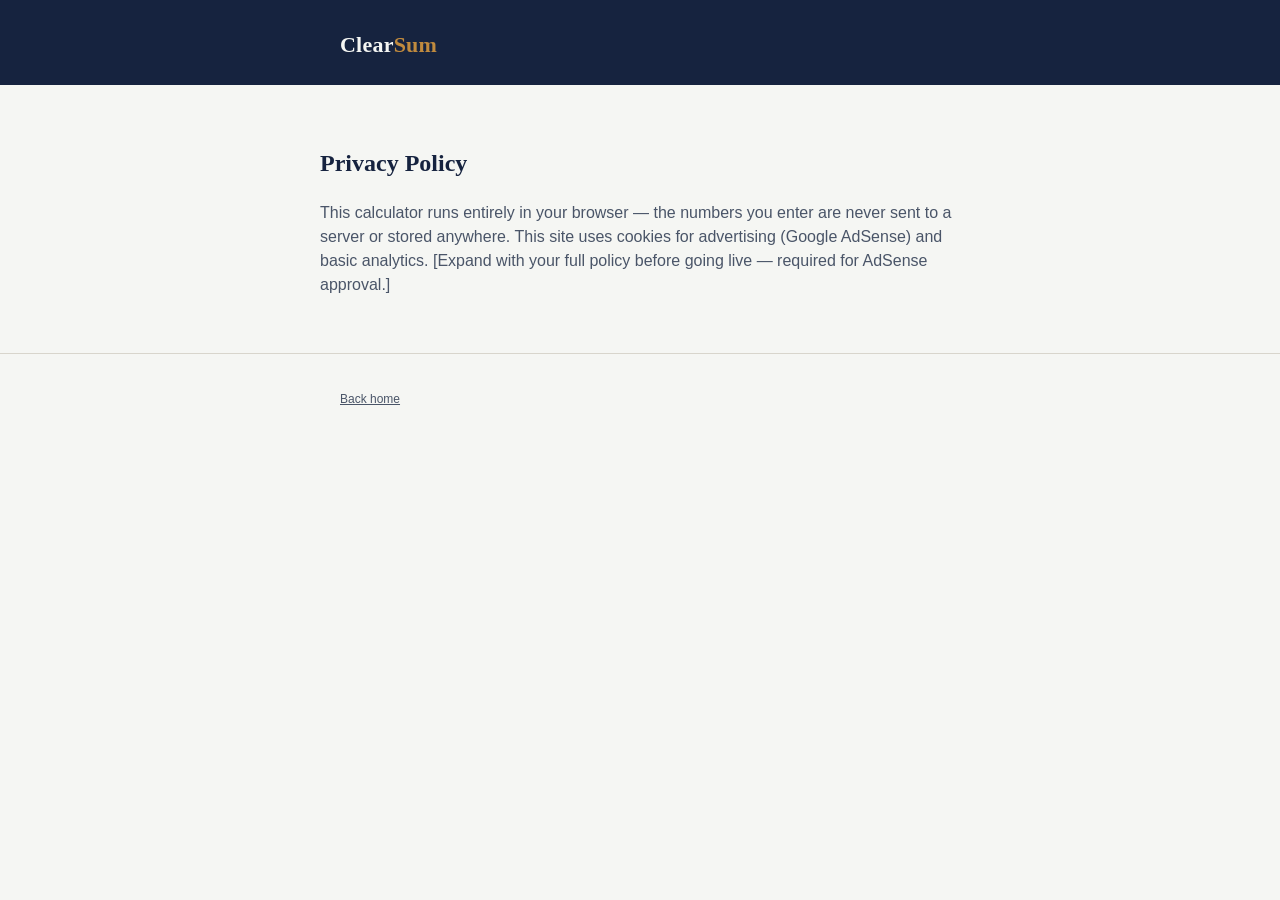
<file: privacy-policy.html>
<!DOCTYPE html>
<html lang="en">
<head>
<meta charset="UTF-8">
<meta name="viewport" content="width=device-width, initial-scale=1.0">
<link rel="icon" type="image/svg+xml" href="assets/icons/favicon.svg">
<link rel="icon" type="image/png" sizes="32x32" href="assets/icons/favicon-32.png">
<link rel="icon" type="image/png" sizes="16x16" href="assets/icons/favicon-16.png">
<link rel="apple-touch-icon" sizes="180x180" href="assets/icons/apple-touch-icon.png">
<meta name="google-site-verification" content="StGlqqepfkXty6FmWiPjf-_EkamMKfhvoo7njRvF3Ug" />
<meta name="robots" content="noindex, follow">
<title>Privacy Policy — ClearSum</title>
<meta name="description" content="Privacy policy for ClearSum's free financial calculators.">
<link rel="canonical" href="https://shubham144144.github.io/Clear-sum/privacy-policy.html">
<link rel="stylesheet" href="assets/css/style.css">
</head>
<body>
<header class="site-header"><div class="wrap"><a href="index.html" class="brand">Clear<em>Sum</em></a></div></header>
<main><section class="wrap" style="padding: 40px 0;">
<h1 style="font-family: var(--font-display);">Privacy Policy</h1>
<p style="color: var(--ink-light);">This calculator runs entirely in your browser — the numbers you enter are never sent to a server or stored anywhere. This site uses cookies for advertising (Google AdSense) and basic analytics. [Expand with your full policy before going live — required for AdSense approval.]</p>
</section></main>
<footer class="site-footer"><div class="wrap"><p><a href="index.html">Back home</a></p></div></footer>
</body>
</html>
</file>
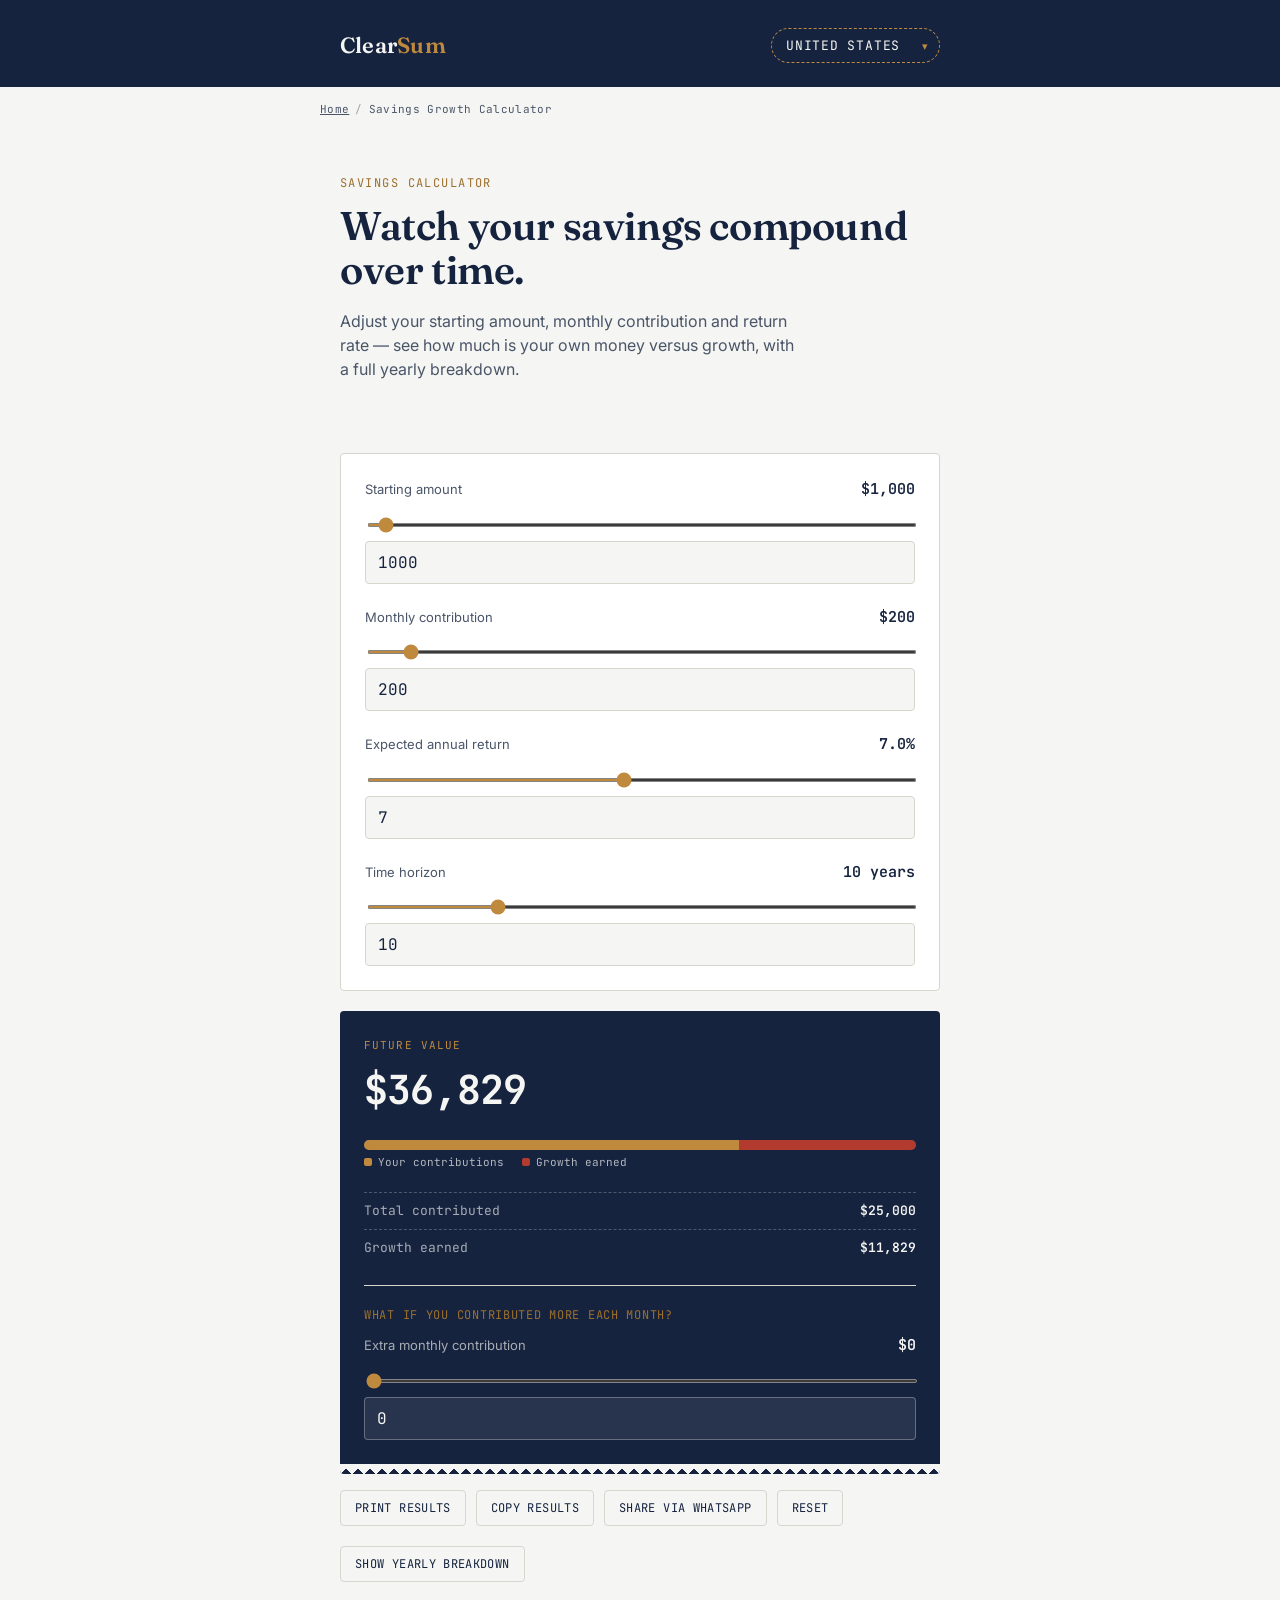
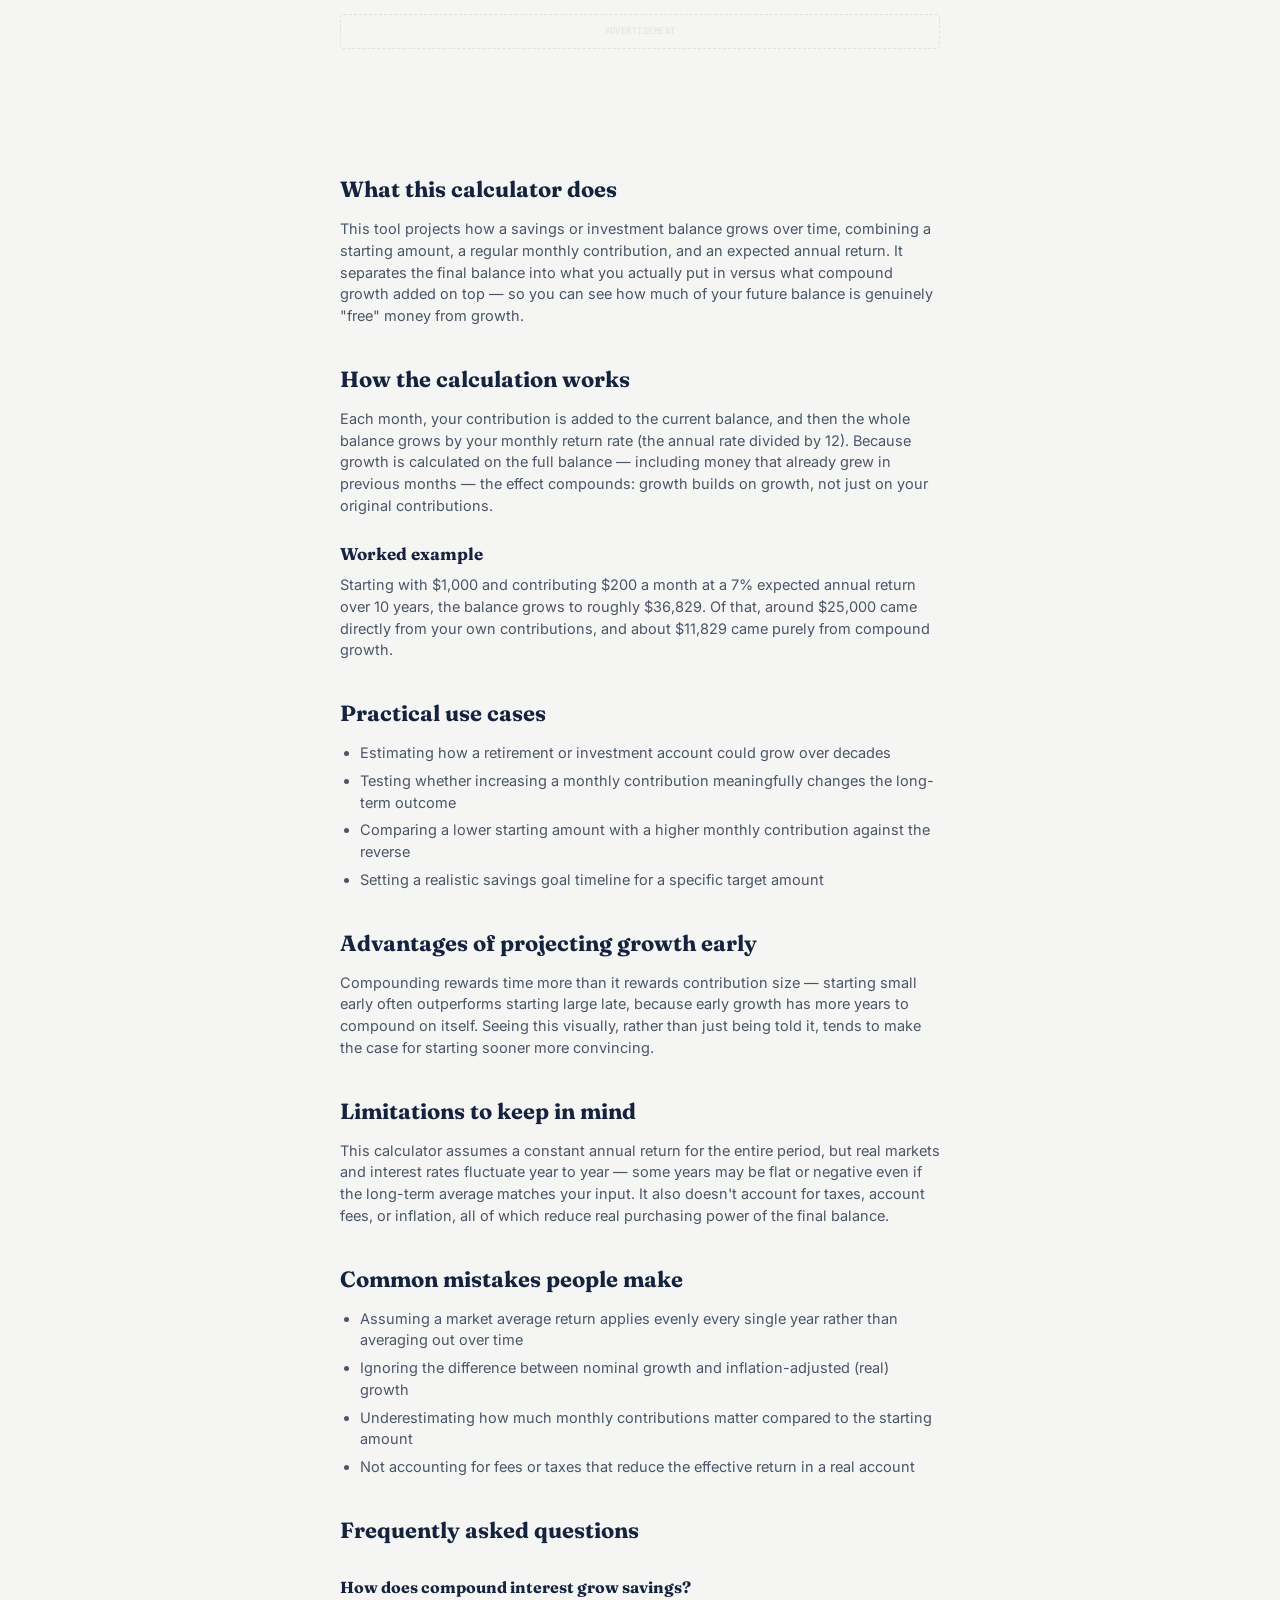
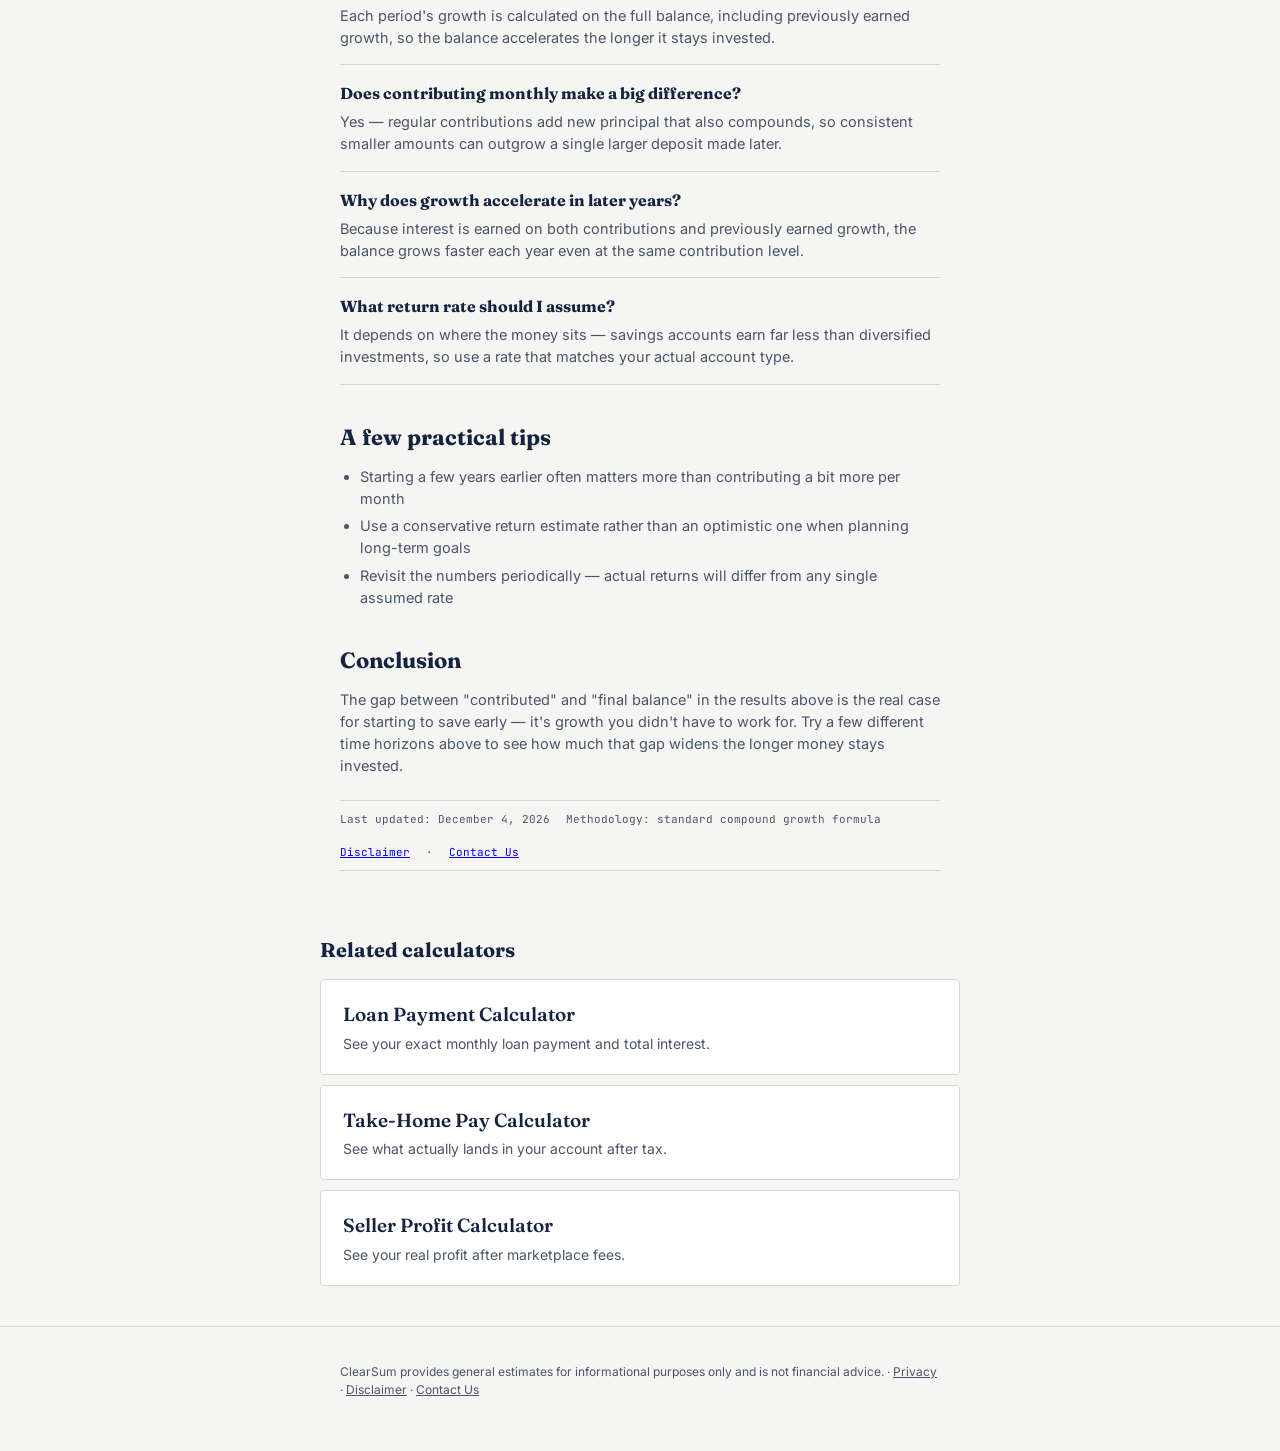
<file: savings-calculator.html>
<!DOCTYPE html>
<html lang="en">
<head>
<meta charset="UTF-8">
<meta name="viewport" content="width=device-width, initial-scale=1.0">
<link rel="icon" type="image/svg+xml" href="assets/icons/favicon.svg">
<link rel="icon" type="image/png" sizes="32x32" href="assets/icons/favicon-32.png">
<link rel="icon" type="image/png" sizes="16x16" href="assets/icons/favicon-16.png">
<link rel="apple-touch-icon" sizes="180x180" href="assets/icons/apple-touch-icon.png">
<meta name="google-site-verification" content="StGlqqepfkXty6FmWiPjf-_EkamMKfhvoo7njRvF3Ug" />
<meta name="robots" content="index, follow">
<title id="page-title">Savings Growth Calculator — See Your Money Compound Over Time</title>
<meta name="description" content="Free savings calculator with a yearly growth breakdown. See how compound interest and monthly contributions grow your money — for US, UK and India.">
<link rel="canonical" href="https://shubham144144.github.io/Clear-sum/savings-calculator.html">

<meta property="og:type" content="website">
<meta property="og:title" content="Savings Growth Calculator — See Your Money Compound">
<meta property="og:description" content="See how your savings grow with compound interest and monthly contributions — instant results, full yearly breakdown.">
<meta property="og:url" content="https://shubham144144.github.io/Clear-sum/savings-calculator.html">
<meta property="og:site_name" content="ClearSum">

<meta name="twitter:card" content="summary">
<meta name="twitter:title" content="Savings Growth Calculator — See Your Money Compound">
<meta name="twitter:description" content="See how your savings grow with compound interest and monthly contributions — instant results, full yearly breakdown.">

<link rel="preconnect" href="https://fonts.googleapis.com">
<link rel="preconnect" href="https://fonts.gstatic.com" crossorigin>
<link href="https://fonts.googleapis.com/css2?family=Fraunces:wght@500;600;700&family=Inter:wght@400;500;600&family=JetBrains+Mono:wght@500;600;700&display=swap" rel="stylesheet">
<link rel="stylesheet" href="assets/css/style.css">

<script type="application/ld+json">
{
  "@context": "https://schema.org",
  "@graph": [
    {
      "@type": "WebSite",
      "@id": "https://shubham144144.github.io/Clear-sum/#website",
      "url": "https://shubham144144.github.io/Clear-sum/",
      "name": "ClearSum",
      "publisher": { "@id": "https://shubham144144.github.io/Clear-sum/#organization" }
    },
    {
      "@type": "Organization",
      "@id": "https://shubham144144.github.io/Clear-sum/#organization",
      "name": "ClearSum",
      "url": "https://shubham144144.github.io/Clear-sum/"
    },
    {
      "@type": "BreadcrumbList",
      "itemListElement": [
        { "@type": "ListItem", "position": 1, "name": "Home", "item": "https://shubham144144.github.io/Clear-sum/" },
        { "@type": "ListItem", "position": 2, "name": "Savings Growth Calculator", "item": "https://shubham144144.github.io/Clear-sum/savings-calculator.html" }
      ]
    },
    {
      "@type": "SoftwareApplication",
      "name": "Savings Growth Calculator",
      "applicationCategory": "FinanceApplication",
      "operatingSystem": "Any (web-based)",
      "offers": { "@type": "Offer", "price": "0", "priceCurrency": "USD" },
      "url": "https://shubham144144.github.io/Clear-sum/savings-calculator.html"
    },
    {
      "@type": "WebPage",
      "@id": "https://shubham144144.github.io/Clear-sum/savings-calculator.html#webpage",
      "url": "https://shubham144144.github.io/Clear-sum/savings-calculator.html",
      "name": "Savings Growth Calculator — See Your Money Compound Over Time",
      "isPartOf": { "@id": "https://shubham144144.github.io/Clear-sum/#website" },
      "inLanguage": "en"
    },
    {
      "@type": "FAQPage",
      "mainEntity": [
        {
          "@type": "Question",
          "name": "How does compound interest grow savings?",
          "acceptedAnswer": { "@type": "Answer", "text": "Compound interest grows savings because each period's interest is calculated on the growing balance, including previously earned interest, so growth accelerates the longer money stays invested." }
        },
        {
          "@type": "Question",
          "name": "Does contributing monthly make a big difference?",
          "acceptedAnswer": { "@type": "Answer", "text": "Yes. Regular monthly contributions add new principal that also compounds over time, so even small consistent amounts can outgrow a single larger deposit made later." }
        },
        {
          "@type": "Question",
          "name": "Why does growth accelerate in later years?",
          "acceptedAnswer": { "@type": "Answer", "text": "Because interest is earned on both the original contributions and all previously earned interest, the balance grows faster each year even without increasing the monthly contribution." }
        },
        {
          "@type": "Question",
          "name": "What return rate should I assume?",
          "acceptedAnswer": { "@type": "Answer", "text": "This depends on where the money is held; savings accounts typically earn far less than diversified investments, so use a rate that matches the actual account or investment type you plan to use." }
        }
      ]
    }
  ]
}
</script>
</head>
<body>

<div class="reading-progress" id="reading-progress"></div>

<header class="site-header">
  <div class="wrap">
    <a href="index.html" class="brand">Clear<em>Sum</em></a>
    <div class="country-stamp">
      <select id="country-select" aria-label="Select your country">
        <option value="US">United States</option>
        <option value="GB">United Kingdom</option>
        <option value="IN">India</option>
      </select>
    </div>
  </div>
</header>

<nav class="wrap breadcrumb" aria-label="Breadcrumb">
  <a href="index.html">Home</a><span class="sep">/</span><span>Savings Growth Calculator</span>
</nav>

<main>
  <section class="hero">
    <div class="wrap">
      <p class="eyebrow">Savings calculator</p>
      <h1>Watch your savings compound over time.</h1>
      <p>Adjust your starting amount, monthly contribution and return rate — see how much is your own money versus growth, with a full yearly breakdown.</p>
    </div>
  </section>

  <section class="calc-section">
    <div class="wrap">

      <div class="input-card">
        <div class="field">
          <label for="initial-amount">
            <span>Starting amount</span>
            <span class="field-value" id="initial-amount-display">$1,000</span>
          </label>
          <input type="range" id="initial-amount" min="0" max="50000" step="500" value="1000">
          <div class="manual-input-row">
            <input type="number" inputmode="decimal" enterkeyhint="done" id="initial-amount-manual" value="1000" aria-label="Enter exact starting amount">
          </div>
        </div>

        <div class="field">
          <label for="monthly-contribution">
            <span>Monthly contribution</span>
            <span class="field-value" id="monthly-contribution-display">$200</span>
          </label>
          <input type="range" id="monthly-contribution" min="0" max="3000" step="25" value="200">
          <div class="manual-input-row">
            <input type="number" inputmode="decimal" enterkeyhint="done" id="monthly-contribution-manual" value="200" aria-label="Enter exact monthly contribution">
          </div>
        </div>

        <div class="field">
          <label for="savings-rate">
            <span>Expected annual return</span>
            <span class="field-value" id="savings-rate-display">7%</span>
          </label>
          <input type="range" id="savings-rate" min="0" max="15" step="0.1" value="7">
          <div class="manual-input-row">
            <input type="number" inputmode="decimal" enterkeyhint="done" id="savings-rate-manual" value="7" step="0.1" aria-label="Enter exact expected annual return">
          </div>
        </div>

        <div class="field">
          <label for="savings-years">
            <span>Time horizon</span>
            <span class="field-value" id="savings-years-display">10 years</span>
          </label>
          <input type="range" id="savings-years" min="1" max="40" step="1" value="10">
          <div class="manual-input-row">
            <input type="number" inputmode="decimal" enterkeyhint="done" id="savings-years-manual" value="10" aria-label="Enter exact time horizon in years">
          </div>
        </div>
      </div>

      <div class="receipt">
        <p class="receipt-headline">Future Value</p>
        <p class="receipt-amount" id="receipt-amount">$0</p>

        <div class="stack-bar">
          <div class="seg-principal" id="seg-contributed" style="width: 60%"></div>
          <div class="seg-interest" id="seg-growth" style="width: 40%"></div>
        </div>
        <div class="stack-legend">
          <span class="leg-principal">Your contributions</span>
          <span class="leg-interest">Growth earned</span>
        </div>

        <div class="receipt-row">
          <span class="rlabel">Total contributed</span>
          <span class="rval" id="total-contributed">$0</span>
        </div>
        <div class="receipt-row">
          <span class="rlabel">Growth earned</span>
          <span class="rval" id="total-growth">$0</span>
        </div>

        <div class="whatif">
          <p class="whatif-label">What if you contributed more each month?</p>
          <div class="field" style="margin-bottom: 0;">
            <label for="extra-contribution" style="color: rgba(245,246,243,0.65);">
              <span>Extra monthly contribution</span>
              <span class="field-value" id="extra-contribution-display" style="color: var(--paper);">$0</span>
            </label>
            <input type="range" id="extra-contribution" min="0" max="1000" step="25" value="0">
            <div class="manual-input-row on-dark">
              <input type="number" inputmode="decimal" enterkeyhint="done" id="extra-contribution-manual" value="0" aria-label="Enter exact extra monthly contribution">
            </div>
          </div>
          <p class="whatif-result" id="whatif-result" style="color: rgba(245,246,243,0.85);"></p>
        </div>
      </div>

      <div class="action-row">
        <button class="action-btn" id="btn-print" type="button">Print results</button>
        <button class="action-btn" id="btn-copy" type="button">Copy results</button>
        <button class="action-btn" id="btn-whatsapp" type="button">Share via WhatsApp</button>
        <button class="action-btn" id="btn-reset" type="button">Reset</button>
      </div>

      <div class="amort-toggle">
        <button class="action-btn" id="btn-amort-toggle" type="button" aria-expanded="false" aria-controls="amort-table-wrap">Show yearly breakdown</button>
        <div class="amort-table-wrap" id="amort-table-wrap">
          <table class="amort-table" aria-label="Yearly savings growth breakdown">
            <thead>
              <tr><th>Year</th><th>Contributed</th><th>Growth earned</th><th>Balance</th></tr>
            </thead>
            <tbody id="amort-tbody"></tbody>
          </table>
        </div>
      </div>

      <div class="ad-slot" aria-hidden="true">Advertisement</div>

    </div>
  </section>

  <section class="wrap article-content">
    <h2>What this calculator does</h2>
    <p>This tool projects how a savings or investment balance grows over time, combining a starting amount, a regular monthly contribution, and an expected annual return. It separates the final balance into what you actually put in versus what compound growth added on top — so you can see how much of your future balance is genuinely "free" money from growth.</p>

    <h2>How the calculation works</h2>
    <p>Each month, your contribution is added to the current balance, and then the whole balance grows by your monthly return rate (the annual rate divided by 12). Because growth is calculated on the full balance — including money that already grew in previous months — the effect compounds: growth builds on growth, not just on your original contributions.</p>

    <h3>Worked example</h3>
    <p id="worked-example">Starting with $1,000 and contributing $200 a month at a 7% expected annual return over 10 years, the balance grows to roughly $35,000. Of that, around $25,000 came directly from your own contributions, and about $10,000 came purely from compound growth.</p>

    <h2>Practical use cases</h2>
    <ul>
      <li>Estimating how a retirement or investment account could grow over decades</li>
      <li>Testing whether increasing a monthly contribution meaningfully changes the long-term outcome</li>
      <li>Comparing a lower starting amount with a higher monthly contribution against the reverse</li>
      <li>Setting a realistic savings goal timeline for a specific target amount</li>
    </ul>

    <h2>Advantages of projecting growth early</h2>
    <p>Compounding rewards time more than it rewards contribution size — starting small early often outperforms starting large late, because early growth has more years to compound on itself. Seeing this visually, rather than just being told it, tends to make the case for starting sooner more convincing.</p>

    <h2>Limitations to keep in mind</h2>
    <p>This calculator assumes a constant annual return for the entire period, but real markets and interest rates fluctuate year to year — some years may be flat or negative even if the long-term average matches your input. It also doesn't account for taxes, account fees, or inflation, all of which reduce real purchasing power of the final balance.</p>

    <h2>Common mistakes people make</h2>
    <ul>
      <li>Assuming a market average return applies evenly every single year rather than averaging out over time</li>
      <li>Ignoring the difference between nominal growth and inflation-adjusted (real) growth</li>
      <li>Underestimating how much monthly contributions matter compared to the starting amount</li>
      <li>Not accounting for fees or taxes that reduce the effective return in a real account</li>
    </ul>

    <h2>Frequently asked questions</h2>
    <div class="faq-item">
      <h3>How does compound interest grow savings?</h3>
      <p>Each period's growth is calculated on the full balance, including previously earned growth, so the balance accelerates the longer it stays invested.</p>
    </div>
    <div class="faq-item">
      <h3>Does contributing monthly make a big difference?</h3>
      <p>Yes — regular contributions add new principal that also compounds, so consistent smaller amounts can outgrow a single larger deposit made later.</p>
    </div>
    <div class="faq-item">
      <h3>Why does growth accelerate in later years?</h3>
      <p>Because interest is earned on both contributions and previously earned growth, the balance grows faster each year even at the same contribution level.</p>
    </div>
    <div class="faq-item">
      <h3>What return rate should I assume?</h3>
      <p>It depends on where the money sits — savings accounts earn far less than diversified investments, so use a rate that matches your actual account type.</p>
    </div>

    <h2>A few practical tips</h2>
    <ul>
      <li>Starting a few years earlier often matters more than contributing a bit more per month</li>
      <li>Use a conservative return estimate rather than an optimistic one when planning long-term goals</li>
      <li>Revisit the numbers periodically — actual returns will differ from any single assumed rate</li>
    </ul>

    <h2>Conclusion</h2>
    <p>The gap between "contributed" and "final balance" in the results above is the real case for starting to save early — it's growth you didn't have to work for. Try a few different time horizons above to see how much that gap widens the longer money stays invested.</p>

    <div class="meta-bar">
      <span>Last updated: <span id="last-updated-date"></span></span>
      <span>Methodology: standard compound growth formula</span>
      <a href="disclaimer.html">Disclaimer</a> · <a href="contact-us.html">Contact Us</a>
    </div>
  </section>

  <section class="wrap related-tools">
    <h2>Related calculators</h2>
    <div class="related-grid">
      <a class="tool-card" href="emi-calculator.html">
        <p class="tool-name">Loan Payment Calculator</p>
        <p class="tool-desc">See your exact monthly loan payment and total interest.</p>
      </a>
      <a class="tool-card" href="take-home-pay-calculator.html">
        <p class="tool-name">Take-Home Pay Calculator</p>
        <p class="tool-desc">See what actually lands in your account after tax.</p>
      </a>
      <a class="tool-card" href="seller-profit-calculator.html">
        <p class="tool-name">Seller Profit Calculator</p>
        <p class="tool-desc">See your real profit after marketplace fees.</p>
      </a>
    </div>
  </section>
</main>

<footer class="site-footer">
  <div class="wrap">
    <p>ClearSum provides general estimates for informational purposes only and is not financial advice. · <a href="privacy-policy.html">Privacy</a> · <a href="disclaimer.html">Disclaimer</a> · <a href="contact-us.html">Contact Us</a></p>
  </div>
</footer>

<button class="back-to-top" id="back-to-top" type="button" aria-label="Back to top">&uarr;</button>

<script src="assets/js/calculator.js"></script>
<script>
  let currentCountry = "US";

  const initialEl = document.getElementById("initial-amount");
  const contribEl = document.getElementById("monthly-contribution");
  const rateEl = document.getElementById("savings-rate");
  const yearsEl = document.getElementById("savings-years");
  const extraEl = document.getElementById("extra-contribution");

  const initialManualEl = document.getElementById("initial-amount-manual");
  const contribManualEl = document.getElementById("monthly-contribution-manual");
  const rateManualEl = document.getElementById("savings-rate-manual");
  const yearsManualEl = document.getElementById("savings-years-manual");
  const extraManualEl = document.getElementById("extra-contribution-manual");

  function renderTable(initial, contrib, rate, years) {
    const rows = generateSavingsSchedule(initial, contrib, rate, years);
    const tbody = document.getElementById("amort-tbody");
    tbody.innerHTML = "";
    rows.forEach(function (row) {
      const tr = document.createElement("tr");
      tr.innerHTML =
        "<td>Year " + row.year + "</td>" +
        "<td>" + formatMoney(row.contributed, currentCountry) + "</td>" +
        "<td>" + formatMoney(row.growth, currentCountry) + "</td>" +
        "<td>" + formatMoney(row.balance, currentCountry) + "</td>";
      tbody.appendChild(tr);
    });
  }

  function render() {
    const initial = Number(initialEl.value);
    const contrib = Number(contribEl.value);
    const rate = Number(rateEl.value);
    const years = Number(yearsEl.value);
    const extra = Number(extraEl.value);

    document.getElementById("initial-amount-display").textContent = formatMoney(initial, currentCountry);
    document.getElementById("monthly-contribution-display").textContent = formatMoney(contrib, currentCountry);
    document.getElementById("savings-rate-display").textContent = rate.toFixed(1) + "%";
    document.getElementById("savings-years-display").textContent = years + (years === 1 ? " year" : " years");
    document.getElementById("extra-contribution-display").textContent = formatMoney(extra, currentCountry);

    const { futureValue, totalContributed, totalGrowth } = calcSavingsGrowth(initial, contrib, rate, years);

    document.getElementById("receipt-amount").textContent = formatMoney(futureValue, currentCountry);
    document.getElementById("total-contributed").textContent = formatMoney(totalContributed, currentCountry);
    document.getElementById("total-growth").textContent = formatMoney(totalGrowth, currentCountry);

    const contribPct = (totalContributed / futureValue) * 100;
    const growthPct = 100 - contribPct;
    document.getElementById("seg-contributed").style.width = contribPct.toFixed(1) + "%";
    document.getElementById("seg-growth").style.width = growthPct.toFixed(1) + "%";

    const whatifResult = document.getElementById("whatif-result");
    if (extra > 0) {
      const withExtra = calcSavingsGrowth(initial, contrib + extra, rate, years);
      const diff = withExtra.futureValue - futureValue;
      whatifResult.innerHTML = "That extra contribution grows into <strong>" + formatMoney(diff, currentCountry) + " more</strong> by the end of your time horizon.";
    } else {
      whatifResult.textContent = "";
    }

    renderTable(initial, contrib, rate, years);
  }

  function onCountryChange(code) {
    currentCountry = code;

    initialEl.max = code === "IN" ? 4000000 : 50000;
    initialEl.step = code === "IN" ? 25000 : 500;
    initialEl.value = code === "IN" ? 80000 : 1000;

    contribEl.max = code === "IN" ? 150000 : 3000;
    contribEl.step = code === "IN" ? 1000 : 25;
    contribEl.value = code === "IN" ? 15000 : 200;

    extraEl.max = code === "IN" ? 50000 : 1000;
    extraEl.value = 0;

    initialManualEl.value = initialEl.value;
    contribManualEl.value = contribEl.value;
    rateManualEl.value = rateEl.value;
    yearsManualEl.value = yearsEl.value;
    extraManualEl.value = 0;

    const initial = Number(initialEl.value);
    const contrib = Number(contribEl.value);
    const rate = Number(rateEl.value);
    const years = Number(yearsEl.value);
    const exampleCalc = calcSavingsGrowth(initial, contrib, rate, years);
    document.getElementById("worked-example").textContent =
      "Starting with " + formatMoney(initial, code) + " and contributing " + formatMoney(contrib, code) +
      " a month at a " + rate + "% expected annual return over " + years + " " + (years === 1 ? "year" : "years") +
      ", the balance grows to roughly " + formatMoney(exampleCalc.futureValue, code) + ". Of that, around " +
      formatMoney(exampleCalc.totalContributed, code) + " came directly from your own contributions, and about " +
      formatMoney(exampleCalc.totalGrowth, code) + " came purely from compound growth.";

    render();
  }

  initCountrySelector(onCountryChange);

  [initialEl, contribEl, rateEl, yearsEl, extraEl].forEach(function (el) {
    el.addEventListener("input", render);
  });

  bindManualInput(initialEl, initialManualEl, render);
  bindManualInput(contribEl, contribManualEl, render);
  bindManualInput(rateEl, rateManualEl, render);
  bindManualInput(yearsEl, yearsManualEl, render);
  bindManualInput(extraEl, extraManualEl, render);

  const amortBtn = document.getElementById("btn-amort-toggle");
  const amortWrap = document.getElementById("amort-table-wrap");
  amortBtn.addEventListener("click", function () {
    const isOpen = amortWrap.classList.toggle("open");
    amortBtn.setAttribute("aria-expanded", isOpen ? "true" : "false");
    amortBtn.textContent = isOpen ? "Hide yearly breakdown" : "Show yearly breakdown";
  });

  document.getElementById("btn-print").addEventListener("click", function () {
    window.print();
  });

  document.getElementById("btn-copy").addEventListener("click", function () {
    const text =
      "Future value: " + document.getElementById("receipt-amount").textContent + "\n" +
      "Total contributed: " + document.getElementById("total-contributed").textContent + "\n" +
      "Growth earned: " + document.getElementById("total-growth").textContent;
    if (navigator.clipboard) {
      navigator.clipboard.writeText(text).then(function () {
        const btn = document.getElementById("btn-copy");
        const original = btn.textContent;
        btn.textContent = "Copied!";
        setTimeout(function () { btn.textContent = original; }, 1500);
      });
    }
  });

  document.getElementById("btn-whatsapp").addEventListener("click", function () {
    const text =
      "Savings growth estimate (via ClearSum):\n" +
      "Future value: " + document.getElementById("receipt-amount").textContent + "\n" +
      "Total contributed: " + document.getElementById("total-contributed").textContent + "\n" +
      "Growth earned: " + document.getElementById("total-growth").textContent + "\n" +
      "https://shubham144144.github.io/Clear-sum/savings-calculator.html";
    shareViaWhatsApp(text);
  });

  document.getElementById("btn-reset").addEventListener("click", function () {
    initialEl.value = 0;
    contribEl.value = 0;
    rateEl.value = 0;
    yearsEl.value = yearsEl.min || 1;
    extraEl.value = 0;

    initialManualEl.value = 0;
    contribManualEl.value = 0;
    rateManualEl.value = 0;
    yearsManualEl.value = yearsEl.min || 1;
    extraManualEl.value = 0;

    render();
  });

  document.getElementById("last-updated-date").textContent = new Date().toLocaleDateString(undefined, { year: "numeric", month: "long", day: "numeric" });

  initReadingProgress();
  initBackToTop();
</script>

</body>
</html>
</file>
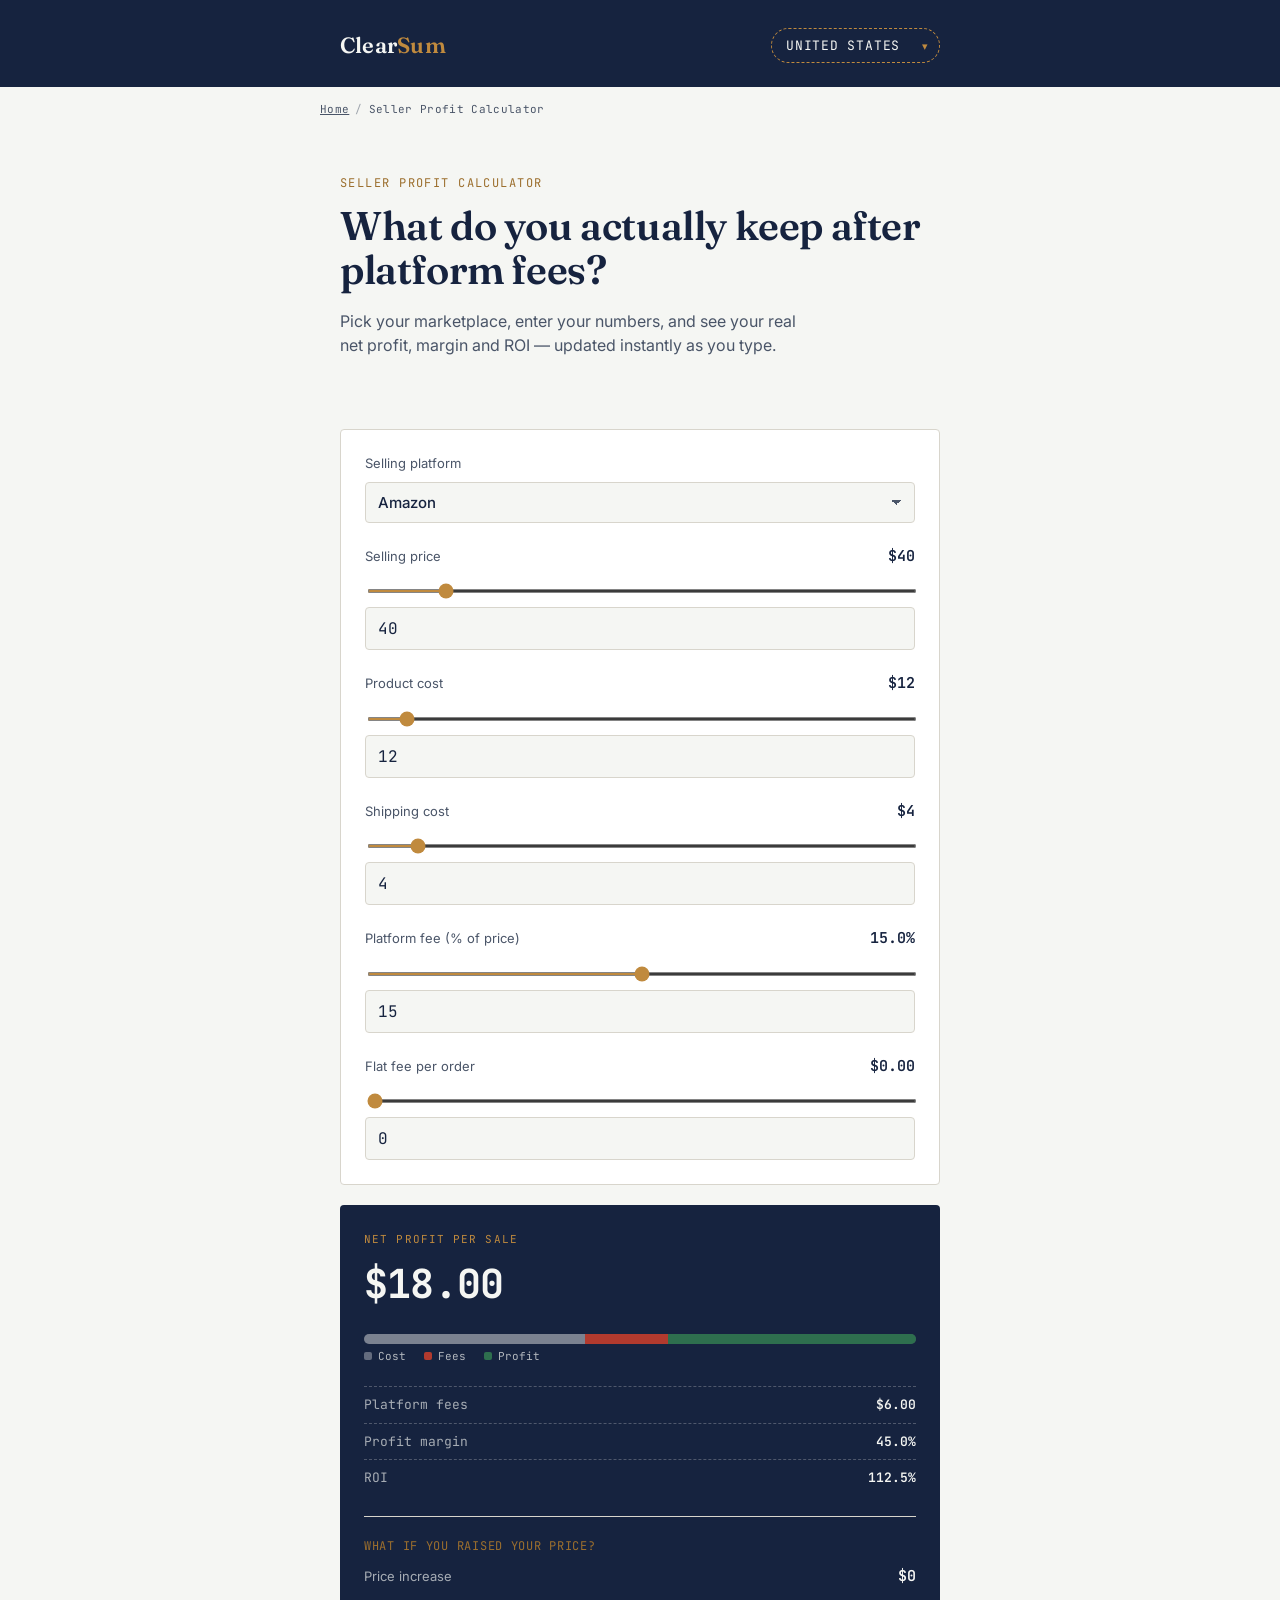
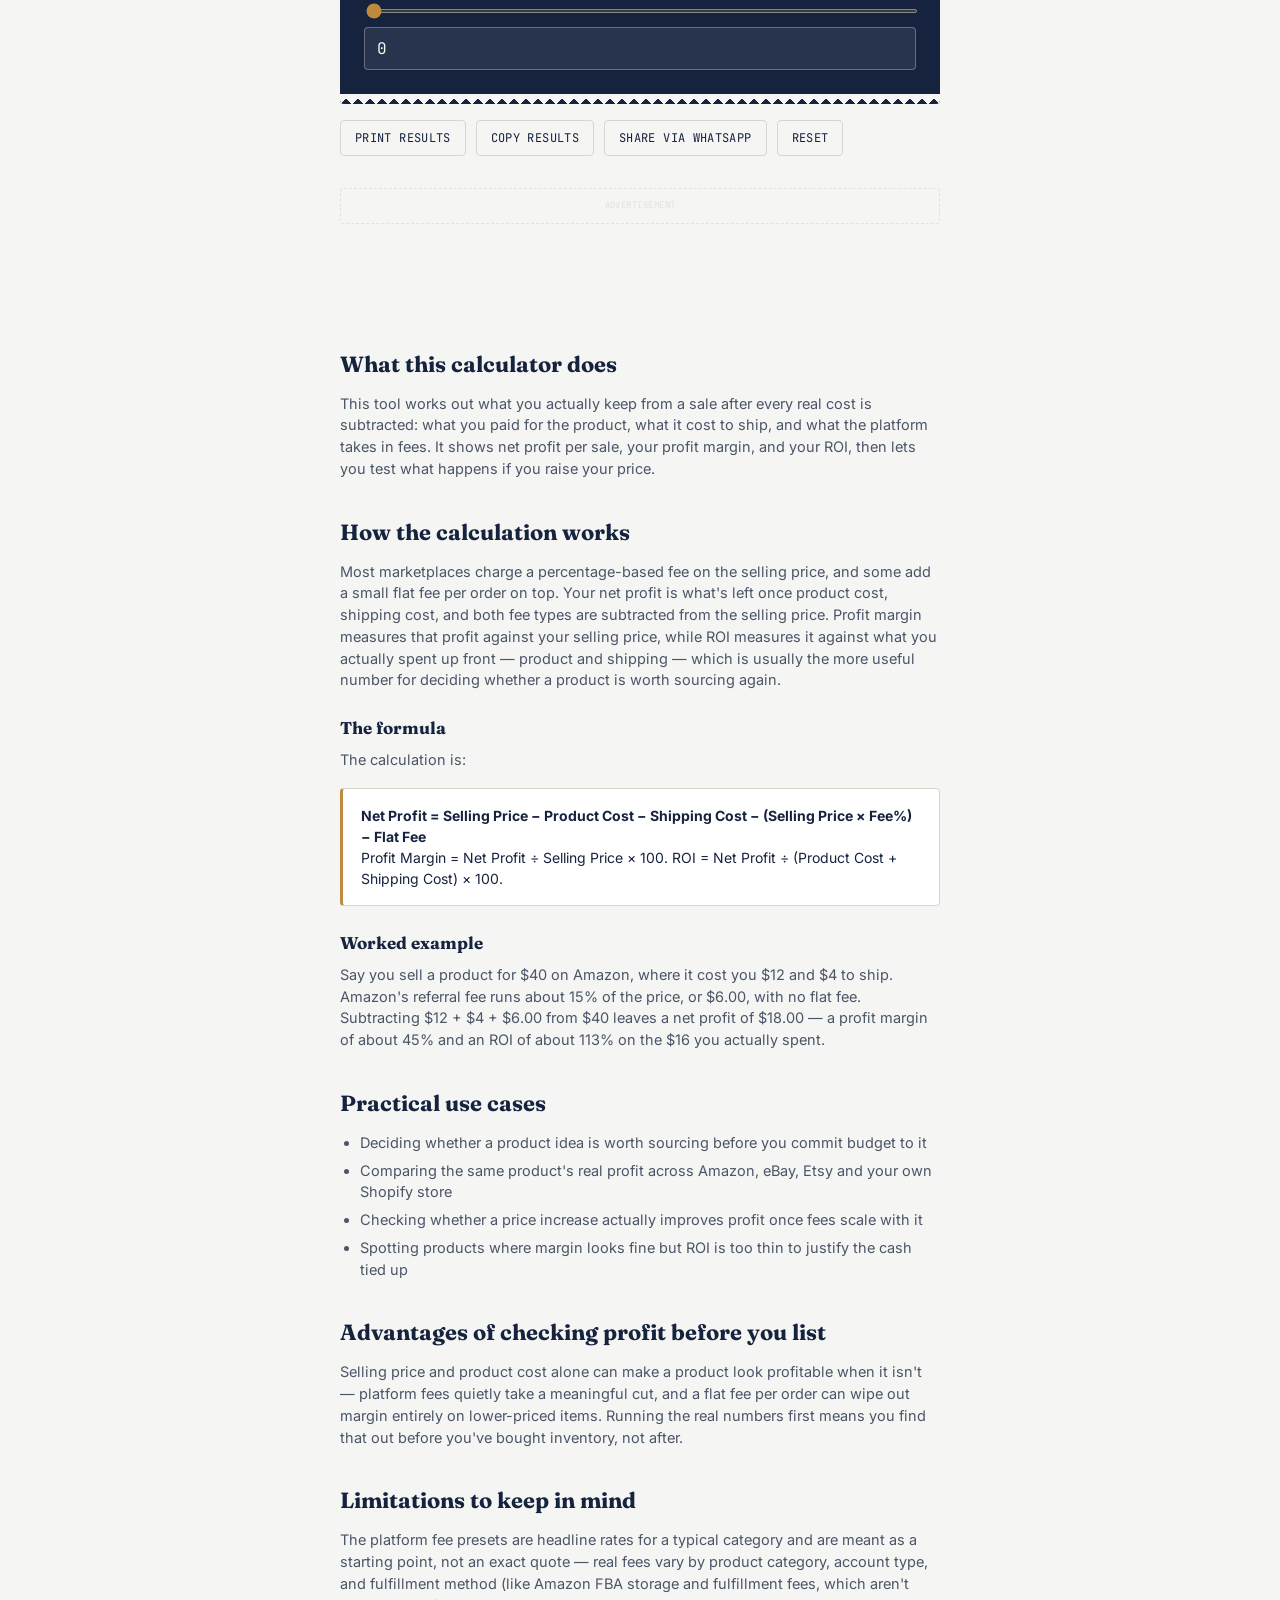
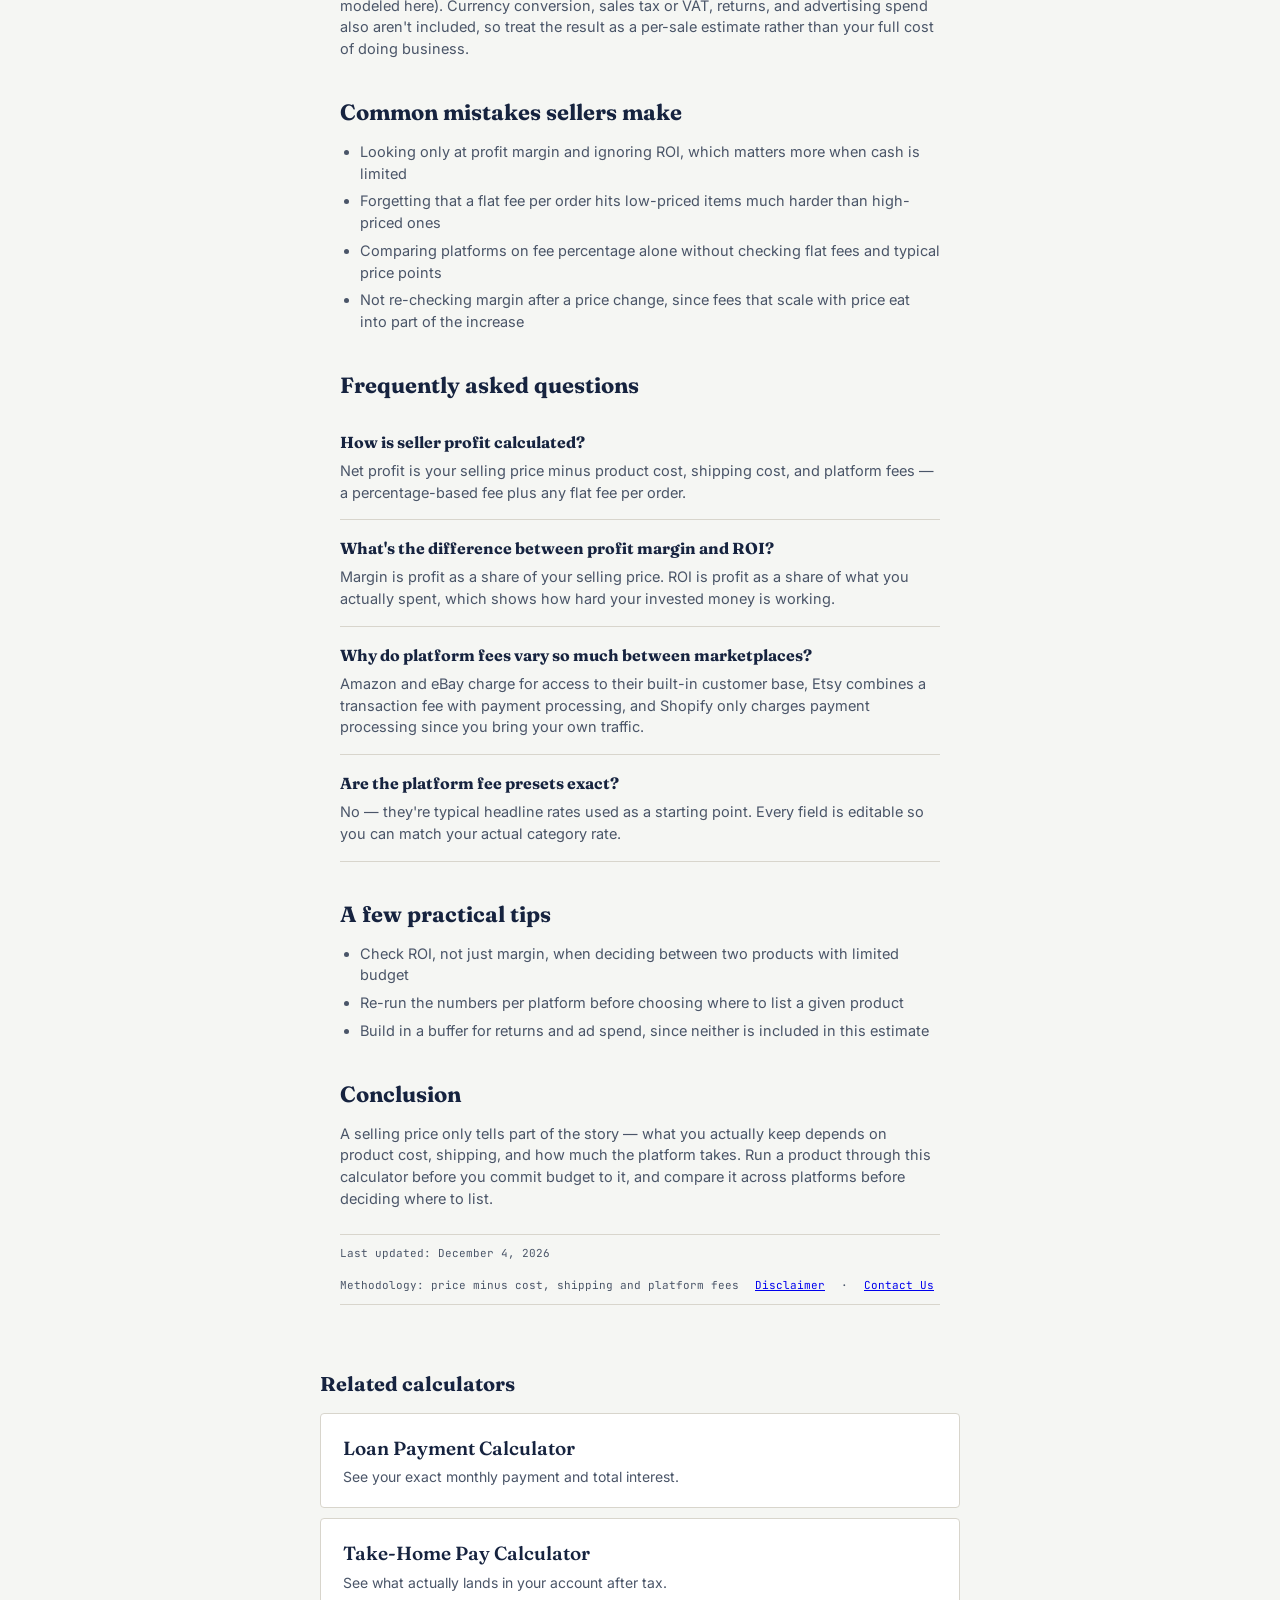
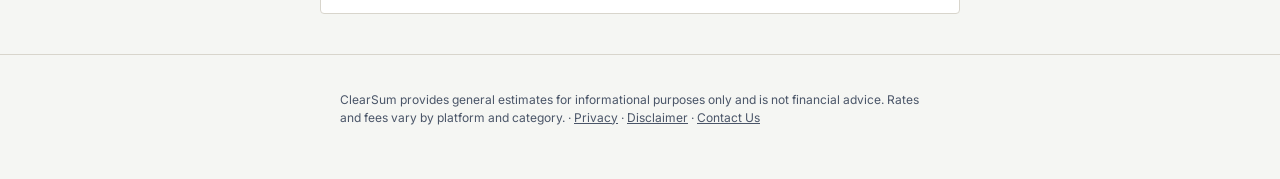
<file: seller-profit-calculator.html>
<!DOCTYPE html>
<html lang="en">
<head>
<meta charset="UTF-8">
<meta name="viewport" content="width=device-width, initial-scale=1.0">
<link rel="icon" type="image/svg+xml" href="assets/icons/favicon.svg">
<link rel="icon" type="image/png" sizes="32x32" href="assets/icons/favicon-32.png">
<link rel="icon" type="image/png" sizes="16x16" href="assets/icons/favicon-16.png">
<link rel="apple-touch-icon" sizes="180x180" href="assets/icons/apple-touch-icon.png">
<meta name="google-site-verification" content="StGlqqepfkXty6FmWiPjf-_EkamMKfhvoo7njRvF3Ug" />
<meta name="robots" content="index, follow">
<title id="page-title">Seller Profit Calculator — See Your Real Margin After Platform Fees</title>
<meta name="description" id="page-desc" content="Free seller profit calculator for Amazon, eBay, Etsy and Shopify. Enter your cost, shipping and fees to see your exact net profit, margin and ROI — for US and UK sellers.">
<link rel="canonical" href="https://shubham144144.github.io/Clear-sum/seller-profit-calculator.html">

<meta property="og:type" content="website">
<meta property="og:title" content="Seller Profit Calculator — See Your Real Margin After Platform Fees">
<meta property="og:description" content="Calculate your exact net profit, margin and ROI after product cost, shipping and marketplace fees — instantly, no sign-up.">
<meta property="og:url" content="https://shubham144144.github.io/Clear-sum/seller-profit-calculator.html">
<meta property="og:site_name" content="ClearSum">

<meta name="twitter:card" content="summary">
<meta name="twitter:title" content="Seller Profit Calculator — See Your Real Margin After Platform Fees">
<meta name="twitter:description" content="Calculate your exact net profit, margin and ROI after product cost, shipping and marketplace fees — instantly, no sign-up.">

<link rel="preconnect" href="https://fonts.googleapis.com">
<link rel="preconnect" href="https://fonts.gstatic.com" crossorigin>
<link href="https://fonts.googleapis.com/css2?family=Fraunces:wght@500;600;700&family=Inter:wght@400;500;600&family=JetBrains+Mono:wght@500;600;700&display=swap" rel="stylesheet">
<link rel="stylesheet" href="assets/css/style.css">

<script type="application/ld+json">
{
  "@context": "https://schema.org",
  "@graph": [
    {
      "@type": "WebSite",
      "@id": "https://shubham144144.github.io/Clear-sum/#website",
      "url": "https://shubham144144.github.io/Clear-sum/",
      "name": "ClearSum",
      "publisher": { "@id": "https://shubham144144.github.io/Clear-sum/#organization" }
    },
    {
      "@type": "Organization",
      "@id": "https://shubham144144.github.io/Clear-sum/#organization",
      "name": "ClearSum",
      "url": "https://shubham144144.github.io/Clear-sum/"
    },
    {
      "@type": "BreadcrumbList",
      "itemListElement": [
        { "@type": "ListItem", "position": 1, "name": "Home", "item": "https://shubham144144.github.io/Clear-sum/" },
        { "@type": "ListItem", "position": 2, "name": "Seller Profit Calculator", "item": "https://shubham144144.github.io/Clear-sum/seller-profit-calculator.html" }
      ]
    },
    {
      "@type": "SoftwareApplication",
      "name": "Seller Profit Calculator",
      "applicationCategory": "BusinessApplication",
      "operatingSystem": "Any (web-based)",
      "offers": { "@type": "Offer", "price": "0", "priceCurrency": "USD" },
      "url": "https://shubham144144.github.io/Clear-sum/seller-profit-calculator.html"
    },
    {
      "@type": "FAQPage",
      "mainEntity": [
        {
          "@type": "Question",
          "name": "How is seller profit calculated?",
          "acceptedAnswer": { "@type": "Answer", "text": "Net profit is your selling price minus product cost, shipping cost, and platform fees (a percentage-based fee plus any flat fee per order)." }
        },
        {
          "@type": "Question",
          "name": "What's the difference between profit margin and ROI?",
          "acceptedAnswer": { "@type": "Answer", "text": "Profit margin is net profit as a percentage of your selling price. ROI is net profit as a percentage of what you actually spent to acquire and ship the item, so it shows how hard your invested money is working." }
        },
        {
          "@type": "Question",
          "name": "Why do platform fees vary so much between marketplaces?",
          "acceptedAnswer": { "@type": "Answer", "text": "Amazon and eBay charge a referral or final value fee for access to their built-in customer base, Etsy combines a transaction fee with payment processing, and Shopify only charges payment processing since you bring your own traffic to your own store." }
        },
        {
          "@type": "Question",
          "name": "Are the platform fee presets exact?",
          "acceptedAnswer": { "@type": "Answer", "text": "No. They are headline rates for a typical category, used as a starting point. Real fees vary by product category, account type, and fulfillment method, so every field is editable to match your actual rate." }
        }
      ]
    }
  ]
}
</script>
</head>
<body>

<div class="reading-progress" id="reading-progress"></div>

<header class="site-header">
  <div class="wrap">
    <a href="index.html" class="brand">Clear<em>Sum</em></a>
    <div class="country-stamp">
      <select id="country-select" aria-label="Select your country">
        <option value="US">United States</option>
        <option value="GB">United Kingdom</option>
        <option value="IN">India</option>
      </select>
    </div>
  </div>
</header>

<nav class="wrap breadcrumb" aria-label="Breadcrumb">
  <a href="index.html">Home</a><span class="sep">/</span><span id="breadcrumb-current">Seller Profit Calculator</span>
</nav>

<main>
  <section class="hero">
    <div class="wrap">
      <p class="eyebrow">Seller profit calculator</p>
      <h1>What do you actually keep after platform fees?</h1>
      <p>Pick your marketplace, enter your numbers, and see your real net profit, margin and ROI — updated instantly as you type.</p>
    </div>
  </section>

  <section class="calc-section">
    <div class="wrap">

      <div class="input-card">
        <div class="field" id="platform-field">
          <label for="platform-select">
            <span>Selling platform</span>
          </label>
          <select id="platform-select" aria-label="Select your selling platform"></select>
        </div>

        <div class="field">
          <label for="selling-price">
            <span>Selling price</span>
            <span class="field-value" id="selling-price-display">$40</span>
          </label>
          <input type="range" id="selling-price" min="0" max="300" step="1" value="40">
          <div class="manual-input-row">
            <input type="number" inputmode="decimal" enterkeyhint="done" id="selling-price-manual" value="40" aria-label="Enter exact selling price">
          </div>
        </div>

        <div class="field">
          <label for="product-cost">
            <span>Product cost</span>
            <span class="field-value" id="product-cost-display">$12</span>
          </label>
          <input type="range" id="product-cost" min="0" max="200" step="1" value="12">
          <div class="manual-input-row">
            <input type="number" inputmode="decimal" enterkeyhint="done" id="product-cost-manual" value="12" aria-label="Enter exact product cost">
          </div>
        </div>

        <div class="field">
          <label for="shipping-cost">
            <span>Shipping cost</span>
            <span class="field-value" id="shipping-cost-display">$4.00</span>
          </label>
          <input type="range" id="shipping-cost" min="0" max="50" step="0.5" value="4">
          <div class="manual-input-row">
            <input type="number" inputmode="decimal" enterkeyhint="done" id="shipping-cost-manual" value="4" step="0.5" aria-label="Enter exact shipping cost">
          </div>
        </div>

        <div class="field">
          <label for="fee-pct">
            <span>Platform fee (% of price)</span>
            <span class="field-value" id="fee-pct-display">15%</span>
          </label>
          <input type="range" id="fee-pct" min="0" max="30" step="0.1" value="15">
          <div class="manual-input-row">
            <input type="number" inputmode="decimal" enterkeyhint="done" id="fee-pct-manual" value="15" step="0.1" aria-label="Enter exact platform fee percentage">
          </div>
        </div>

        <div class="field">
          <label for="flat-fee">
            <span>Flat fee per order</span>
            <span class="field-value" id="flat-fee-display">$0.00</span>
          </label>
          <input type="range" id="flat-fee" min="0" max="3" step="0.05" value="0">
          <div class="manual-input-row">
            <input type="number" inputmode="decimal" enterkeyhint="done" id="flat-fee-manual" value="0" step="0.05" aria-label="Enter exact flat fee per order">
          </div>
        </div>
      </div>

      <div class="receipt" id="receipt-card">
        <p class="receipt-headline" id="receipt-headline">Net Profit Per Sale</p>
        <p class="receipt-amount" id="receipt-amount">$18.20</p>

        <div class="stack-bar">
          <div class="seg-cost" id="seg-cost" style="width: 40%"></div>
          <div class="seg-fees" id="seg-fees" style="width: 15%"></div>
          <div class="seg-profit" id="seg-profit" style="width: 45%"></div>
        </div>
        <div class="stack-legend">
          <span class="leg-cost">Cost</span>
          <span class="leg-fees">Fees</span>
          <span class="leg-profit">Profit</span>
        </div>

        <div class="receipt-row">
          <span class="rlabel">Platform fees</span>
          <span class="rval" id="total-fees">$6.00</span>
        </div>
        <div class="receipt-row">
          <span class="rlabel">Profit margin</span>
          <span class="rval" id="profit-margin">45.5%</span>
        </div>
        <div class="receipt-row">
          <span class="rlabel">ROI</span>
          <span class="rval" id="roi">113.8%</span>
        </div>

        <div class="whatif">
          <p class="whatif-label">What if you raised your price?</p>
          <div class="field" style="margin-bottom: 0;">
            <label for="price-increase" style="color: rgba(245,246,243,0.65);">
              <span>Price increase</span>
              <span class="field-value" id="price-increase-display" style="color: var(--paper);">$0</span>
            </label>
            <input type="range" id="price-increase" min="0" max="50" step="1" value="0">
            <div class="manual-input-row on-dark">
              <input type="number" inputmode="decimal" enterkeyhint="done" id="price-increase-manual" value="0" aria-label="Enter exact price increase">
            </div>
          </div>
          <p class="whatif-result" id="whatif-result" style="color: rgba(245,246,243,0.85);"></p>
        </div>
      </div>

      <div class="action-row">
        <button class="action-btn" id="btn-print" type="button">Print results</button>
        <button class="action-btn" id="btn-copy" type="button">Copy results</button>
        <button class="action-btn" id="btn-whatsapp" type="button">Share via WhatsApp</button>
        <button class="action-btn" id="btn-reset" type="button">Reset</button>
      </div>

      <div class="ad-slot" aria-hidden="true">Advertisement</div>

    </div>
  </section>

  <section class="wrap article-content">
    <h2>What this calculator does</h2>
    <p>This tool works out what you actually keep from a sale after every real cost is subtracted: what you paid for the product, what it cost to ship, and what the platform takes in fees. It shows net profit per sale, your profit margin, and your ROI, then lets you test what happens if you raise your price.</p>

    <h2>How the calculation works</h2>
    <p>Most marketplaces charge a percentage-based fee on the selling price, and some add a small flat fee per order on top. Your net profit is what's left once product cost, shipping cost, and both fee types are subtracted from the selling price. Profit margin measures that profit against your selling price, while ROI measures it against what you actually spent up front — product and shipping — which is usually the more useful number for deciding whether a product is worth sourcing again.</p>

    <h3>The formula</h3>
    <p>The calculation is:</p>
    <div class="example-box">
      <strong>Net Profit = Selling Price &minus; Product Cost &minus; Shipping Cost &minus; (Selling Price &times; Fee%) &minus; Flat Fee</strong><br>
      Profit Margin = Net Profit &divide; Selling Price &times; 100. ROI = Net Profit &divide; (Product Cost + Shipping Cost) &times; 100.
    </div>

    <h3>Worked example</h3>
    <p id="worked-example">Say you sell a product for $40 on Amazon, where it cost you $12 and $4 to ship. Amazon's referral fee runs about 15% of the price, or $6.00, with no flat fee. Subtracting $12 + $4 + $6.00 from $40 leaves a net profit of $18.00 — a profit margin of about 45% and an ROI of about 113% on the $16 you actually spent.</p>

    <h2>Practical use cases</h2>
    <ul>
      <li>Deciding whether a product idea is worth sourcing before you commit budget to it</li>
      <li>Comparing the same product's real profit across Amazon, eBay, Etsy and your own Shopify store</li>
      <li>Checking whether a price increase actually improves profit once fees scale with it</li>
      <li>Spotting products where margin looks fine but ROI is too thin to justify the cash tied up</li>
    </ul>

    <h2>Advantages of checking profit before you list</h2>
    <p>Selling price and product cost alone can make a product look profitable when it isn't — platform fees quietly take a meaningful cut, and a flat fee per order can wipe out margin entirely on lower-priced items. Running the real numbers first means you find that out before you've bought inventory, not after.</p>

    <h2>Limitations to keep in mind</h2>
    <p>The platform fee presets are headline rates for a typical category and are meant as a starting point, not an exact quote — real fees vary by product category, account type, and fulfillment method (like Amazon FBA storage and fulfillment fees, which aren't modeled here). Currency conversion, sales tax or VAT, returns, and advertising spend also aren't included, so treat the result as a per-sale estimate rather than your full cost of doing business.</p>

    <h2>Common mistakes sellers make</h2>
    <ul>
      <li>Looking only at profit margin and ignoring ROI, which matters more when cash is limited</li>
      <li>Forgetting that a flat fee per order hits low-priced items much harder than high-priced ones</li>
      <li>Comparing platforms on fee percentage alone without checking flat fees and typical price points</li>
      <li>Not re-checking margin after a price change, since fees that scale with price eat into part of the increase</li>
    </ul>

    <h2>Frequently asked questions</h2>
    <div class="faq-item">
      <h3>How is seller profit calculated?</h3>
      <p>Net profit is your selling price minus product cost, shipping cost, and platform fees — a percentage-based fee plus any flat fee per order.</p>
    </div>
    <div class="faq-item">
      <h3>What's the difference between profit margin and ROI?</h3>
      <p>Margin is profit as a share of your selling price. ROI is profit as a share of what you actually spent, which shows how hard your invested money is working.</p>
    </div>
    <div class="faq-item">
      <h3>Why do platform fees vary so much between marketplaces?</h3>
      <p>Amazon and eBay charge for access to their built-in customer base, Etsy combines a transaction fee with payment processing, and Shopify only charges payment processing since you bring your own traffic.</p>
    </div>
    <div class="faq-item">
      <h3>Are the platform fee presets exact?</h3>
      <p>No — they're typical headline rates used as a starting point. Every field is editable so you can match your actual category rate.</p>
    </div>

    <h2>A few practical tips</h2>
    <ul>
      <li>Check ROI, not just margin, when deciding between two products with limited budget</li>
      <li>Re-run the numbers per platform before choosing where to list a given product</li>
      <li>Build in a buffer for returns and ad spend, since neither is included in this estimate</li>
    </ul>

    <h2>Conclusion</h2>
    <p>A selling price only tells part of the story — what you actually keep depends on product cost, shipping, and how much the platform takes. Run a product through this calculator before you commit budget to it, and compare it across platforms before deciding where to list.</p>

    <div class="meta-bar">
      <span>Last updated: <span id="last-updated-date"></span></span>
      <span>Methodology: price minus cost, shipping and platform fees</span>
      <a href="disclaimer.html">Disclaimer</a> · <a href="contact-us.html">Contact Us</a>
    </div>
  </section>

  <section class="wrap related-tools">
    <h2>Related calculators</h2>
    <div class="related-grid">
      <a class="tool-card" href="emi-calculator.html">
        <p class="tool-name">Loan Payment Calculator</p>
        <p class="tool-desc">See your exact monthly payment and total interest.</p>
      </a>
      <a class="tool-card" href="take-home-pay-calculator.html">
        <p class="tool-name">Take-Home Pay Calculator</p>
        <p class="tool-desc">See what actually lands in your account after tax.</p>
      </a>
    </div>
  </section>
</main>

<footer class="site-footer">
  <div class="wrap">
    <p>ClearSum provides general estimates for informational purposes only and is not financial advice. Rates and fees vary by platform and category. · <a href="privacy-policy.html">Privacy</a> · <a href="disclaimer.html">Disclaimer</a> · <a href="contact-us.html">Contact Us</a></p>
  </div>
</footer>

<button class="back-to-top" id="back-to-top" type="button" aria-label="Back to top">&uarr;</button>

<script src="assets/js/calculator.js"></script>
<script>
  let currentCountry = "US";
  let currentPlatform = "amazon";

  const platformField = document.getElementById("platform-field");
  const platformSelect = document.getElementById("platform-select");
  const priceEl = document.getElementById("selling-price");
  const costEl = document.getElementById("product-cost");
  const shipEl = document.getElementById("shipping-cost");
  const feePctEl = document.getElementById("fee-pct");
  const flatFeeEl = document.getElementById("flat-fee");
  const priceIncreaseEl = document.getElementById("price-increase");

  const priceManualEl = document.getElementById("selling-price-manual");
  const costManualEl = document.getElementById("product-cost-manual");
  const shipManualEl = document.getElementById("shipping-cost-manual");
  const feePctManualEl = document.getElementById("fee-pct-manual");
  const flatFeeManualEl = document.getElementById("flat-fee-manual");
  const priceIncreaseManualEl = document.getElementById("price-increase-manual");

  function moneyPrecise(amount, countryCode) {
    // formatMoney() rounds to whole currency units, which would hide a
    // $0.25 flat fee as "$0" — show cents/pence here, whole rupees for India.
    const c = COUNTRIES[countryCode];
    const decimals = countryCode === "IN" ? 0 : 2;
    return c.currency + amount.toFixed(decimals);
  }

  function render() {
    const price = Number(priceEl.value);
    const cost = Number(costEl.value);
    const ship = Number(shipEl.value);
    const feePct = Number(feePctEl.value);
    const flatFee = Number(flatFeeEl.value);
    const increase = Number(priceIncreaseEl.value);

    document.getElementById("selling-price-display").textContent = formatMoney(price, currentCountry);
    document.getElementById("product-cost-display").textContent = formatMoney(cost, currentCountry);
    document.getElementById("shipping-cost-display").textContent = formatMoney(ship, currentCountry);
    document.getElementById("fee-pct-display").textContent = feePct.toFixed(1) + "%";
    document.getElementById("flat-fee-display").textContent = moneyPrecise(flatFee, currentCountry);
    document.getElementById("price-increase-display").textContent = formatMoney(increase, currentCountry);

    const result = calcSellerProfit(price, cost, ship, feePct, flatFee);

    document.getElementById("receipt-headline").textContent = result.netProfit < 0 ? "Net Loss Per Sale" : "Net Profit Per Sale";
    document.getElementById("receipt-amount").textContent = moneyPrecise(result.netProfit, currentCountry);
    document.getElementById("receipt-amount").style.color = result.netProfit < 0 ? "#E8A499" : "var(--paper)";

    document.getElementById("total-fees").textContent = moneyPrecise(result.platformFees, currentCountry);
    document.getElementById("profit-margin").textContent = result.profitMargin.toFixed(1) + "%";
    document.getElementById("roi").textContent = result.roi.toFixed(1) + "%";

    let costPct = 0, feesPct = 0, profitPct = 0;
    if (price > 0) {
      costPct = Math.max(0, Math.min(100, (result.investedCost / price) * 100));
      feesPct = Math.max(0, Math.min(100 - costPct, (result.platformFees / price) * 100));
      profitPct = Math.max(0, 100 - costPct - feesPct);
    }
    document.getElementById("seg-cost").style.width = costPct.toFixed(1) + "%";
    document.getElementById("seg-fees").style.width = feesPct.toFixed(1) + "%";
    document.getElementById("seg-profit").style.width = profitPct.toFixed(1) + "%";

    const whatifResult = document.getElementById("whatif-result");
    if (increase > 0) {
      const newResult = calcSellerProfit(price + increase, cost, ship, feePct, flatFee);
      const profitDelta = newResult.netProfit - result.netProfit;
      whatifResult.innerHTML = "Your profit would become <strong>" + moneyPrecise(newResult.netProfit, currentCountry) +
        "</strong> (" + newResult.profitMargin.toFixed(1) + "% margin) — " +
        (profitDelta >= 0 ? "up " : "down ") + moneyPrecise(Math.abs(profitDelta), currentCountry) + " per sale.";
    } else {
      whatifResult.textContent = "";
    }
  }

  function buildPlatformOptions(countryCode) {
    const platforms = PLATFORMS_BY_COUNTRY[countryCode] || PLATFORMS_BY_COUNTRY.US;
    platformField.style.display = "";
    platformSelect.innerHTML = "";
    Object.keys(platforms).forEach(function (code) {
      const opt = document.createElement("option");
      opt.value = code;
      opt.textContent = platforms[code].label;
      platformSelect.appendChild(opt);
    });
    currentPlatform = Object.keys(platforms)[0];
    platformSelect.value = currentPlatform;
    applyPlatformDefaults(countryCode, currentPlatform);
  }

  function applyCountryRanges(countryCode) {
    const d = SELLER_DEFAULTS_BY_COUNTRY[countryCode] || SELLER_DEFAULTS_BY_COUNTRY.US;

    priceEl.max = d.priceMax; priceEl.value = d.sellingPrice; priceManualEl.value = d.sellingPrice;
    costEl.max = d.costMax; costEl.value = d.productCost; costManualEl.value = d.productCost;
    shipEl.max = d.shipMax; shipEl.step = d.shipStep; shipEl.value = d.shippingCost; shipManualEl.value = d.shippingCost; shipManualEl.step = d.shipStep;
    flatFeeEl.max = d.flatFeeMax; flatFeeEl.step = d.flatFeeStep; flatFeeManualEl.step = d.flatFeeStep;
    priceIncreaseEl.max = Math.round(d.priceMax / 6); priceIncreaseEl.value = 0; priceIncreaseManualEl.value = 0;
  }

  function applyPlatformDefaults(countryCode, platformCode) {
    const platforms = PLATFORMS_BY_COUNTRY[countryCode];
    if (!platforms || !platforms[platformCode]) return;
    const p = platforms[platformCode];
    feePctEl.value = p.feePct;
    flatFeeEl.value = p.flatFee;
    feePctManualEl.value = p.feePct;
    flatFeeManualEl.value = p.flatFee;
  }

  platformSelect.addEventListener("change", function () {
    currentPlatform = platformSelect.value;
    applyPlatformDefaults(currentCountry, currentPlatform);
    render();
  });

  initCountrySelector(function (code) {
    currentCountry = code;
    applyCountryRanges(currentCountry);
    buildPlatformOptions(currentCountry);
    render();
  });

  [priceEl, costEl, shipEl, feePctEl, flatFeeEl, priceIncreaseEl].forEach(function (el) {
    el.addEventListener("input", render);
  });

  bindManualInput(priceEl, priceManualEl, render);
  bindManualInput(costEl, costManualEl, render);
  bindManualInput(shipEl, shipManualEl, render);
  bindManualInput(feePctEl, feePctManualEl, render);
  bindManualInput(flatFeeEl, flatFeeManualEl, render);
  bindManualInput(priceIncreaseEl, priceIncreaseManualEl, render);

  /* Print */
  document.getElementById("btn-print").addEventListener("click", function () {
    window.print();
  });

  /* Copy results */
  document.getElementById("btn-copy").addEventListener("click", function () {
    const text =
      document.getElementById("receipt-headline").textContent + ": " + document.getElementById("receipt-amount").textContent + "\n" +
      "Platform fees: " + document.getElementById("total-fees").textContent + "\n" +
      "Profit margin: " + document.getElementById("profit-margin").textContent + "\n" +
      "ROI: " + document.getElementById("roi").textContent;
    if (navigator.clipboard) {
      navigator.clipboard.writeText(text).then(function () {
        const btn = document.getElementById("btn-copy");
        const original = btn.textContent;
        btn.textContent = "Copied!";
        setTimeout(function () { btn.textContent = original; }, 1500);
      });
    }
  });

  /* Share via WhatsApp */
  document.getElementById("btn-whatsapp").addEventListener("click", function () {
    const text =
      "Seller profit estimate (via ClearSum):\n" +
      document.getElementById("receipt-headline").textContent + ": " + document.getElementById("receipt-amount").textContent + "\n" +
      "Profit margin: " + document.getElementById("profit-margin").textContent + "\n" +
      "ROI: " + document.getElementById("roi").textContent + "\n" +
      "https://shubham144144.github.io/Clear-sum/seller-profit-calculator.html";
    shareViaWhatsApp(text);
  });

  /* Reset */
  document.getElementById("btn-reset").addEventListener("click", function () {
    platformSelect.selectedIndex = 0;
    currentPlatform = platformSelect.value;

    priceEl.value = 0;
    costEl.value = 0;
    shipEl.value = 0;
    feePctEl.value = 0;
    flatFeeEl.value = 0;
    priceIncreaseEl.value = 0;

    priceManualEl.value = 0;
    costManualEl.value = 0;
    shipManualEl.value = 0;
    feePctManualEl.value = 0;
    flatFeeManualEl.value = 0;
    priceIncreaseManualEl.value = 0;

    render();
  });

  /* Last updated date */
  document.getElementById("last-updated-date").textContent = new Date().toLocaleDateString(undefined, { year: "numeric", month: "long", day: "numeric" });

  render();
  initReadingProgress();
  initBackToTop();
</script>

</body>
</html>
</file>
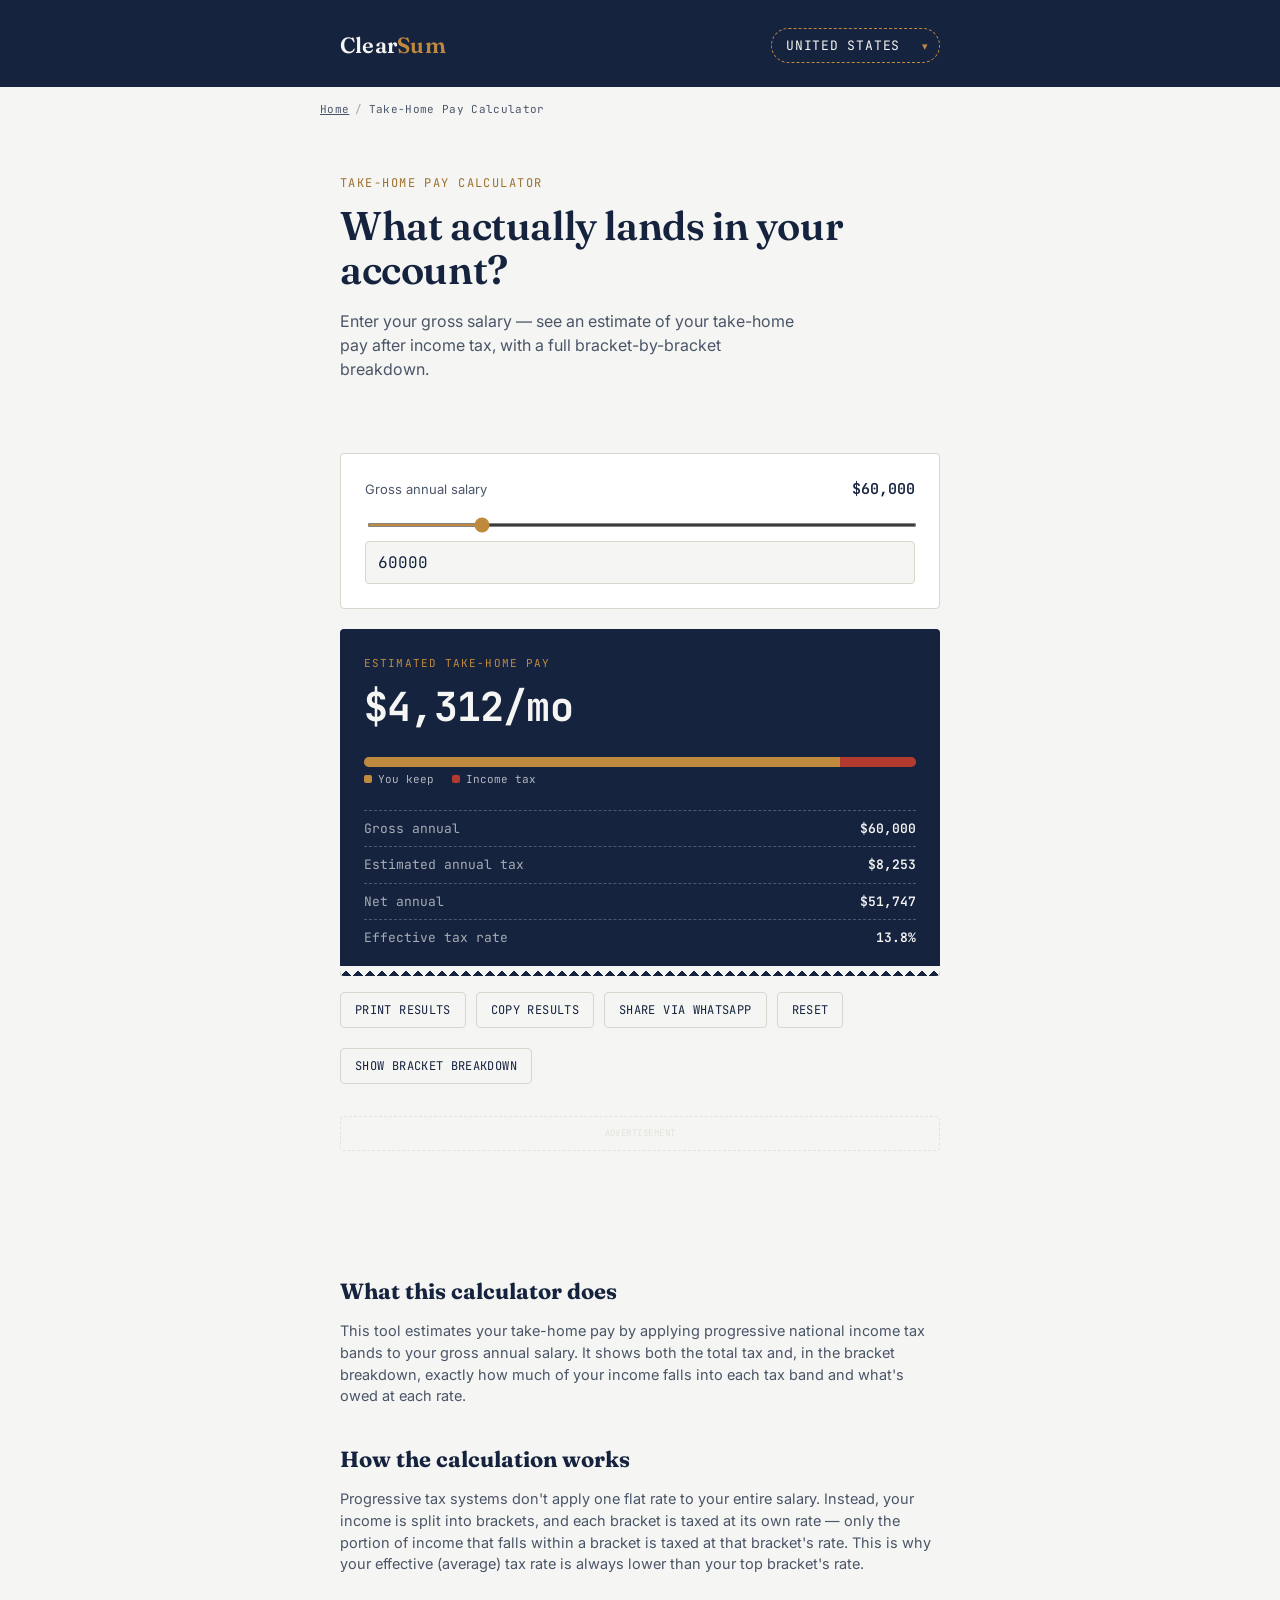
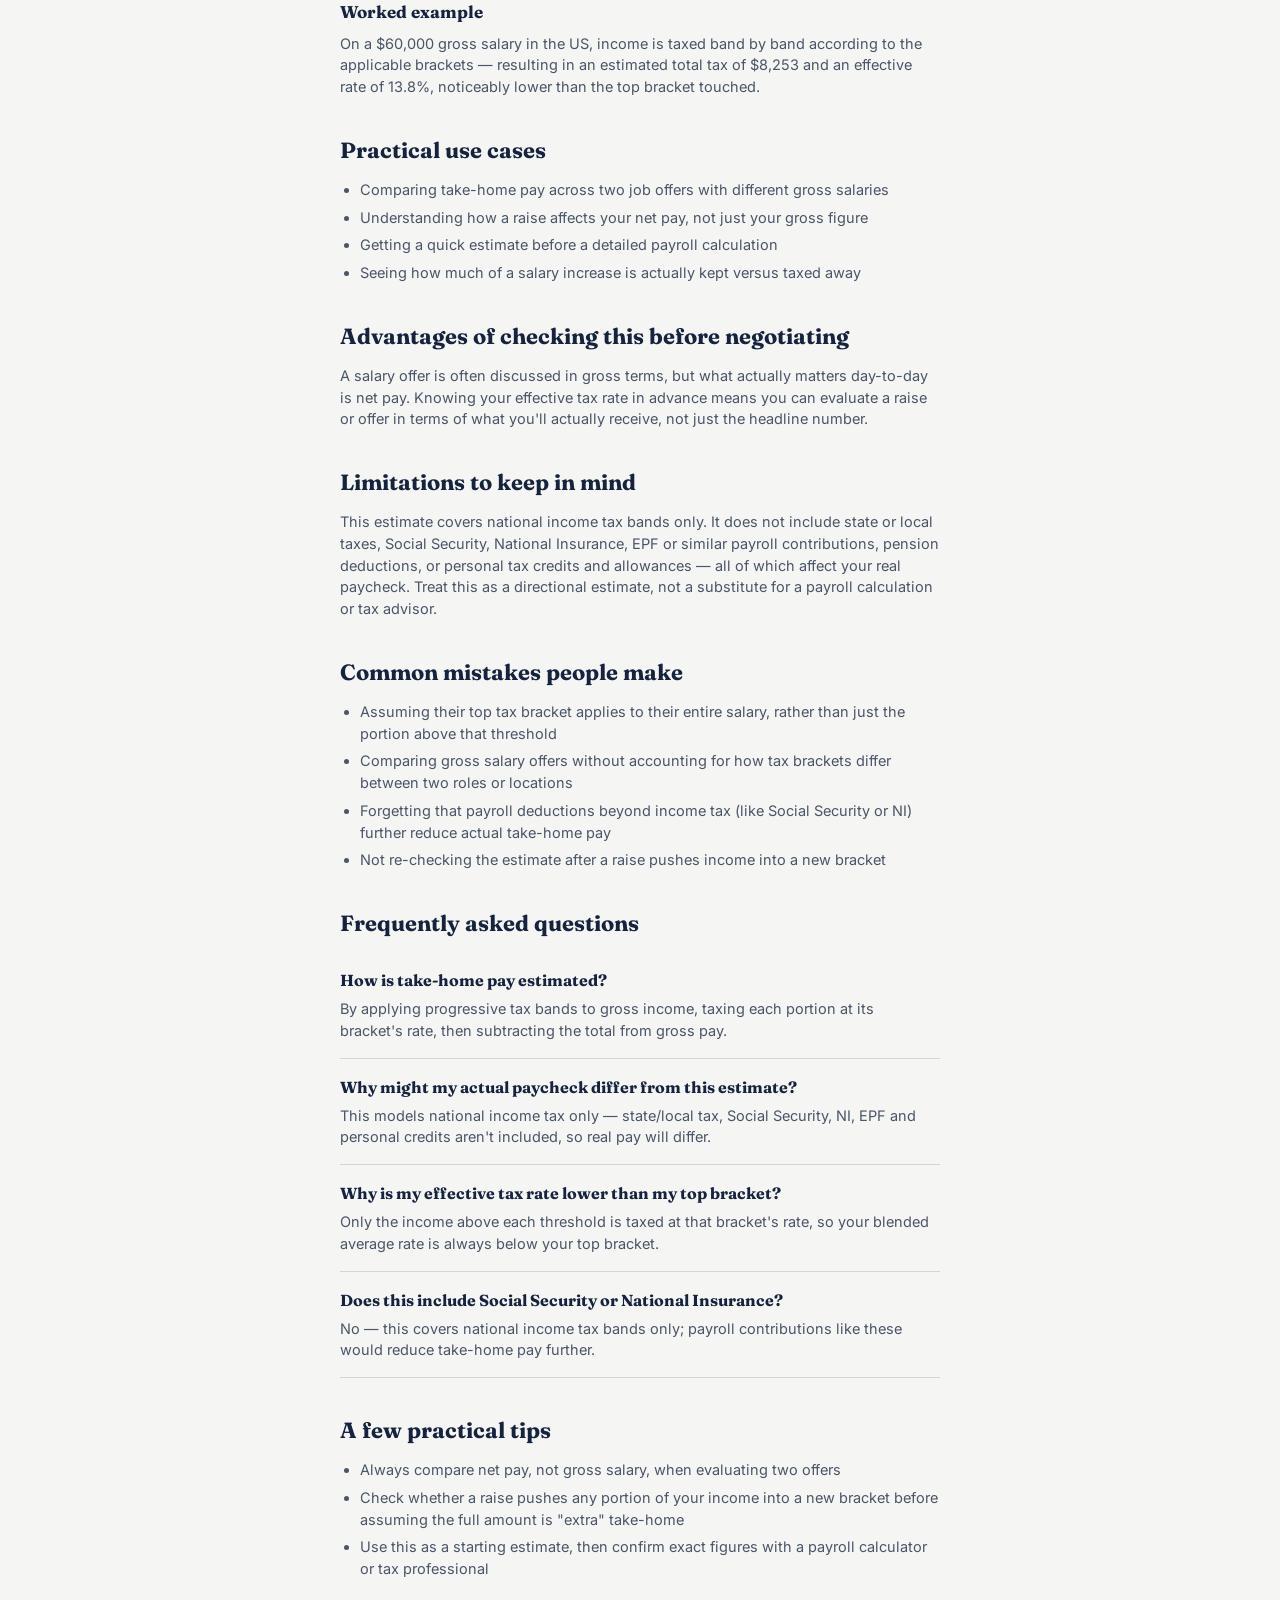
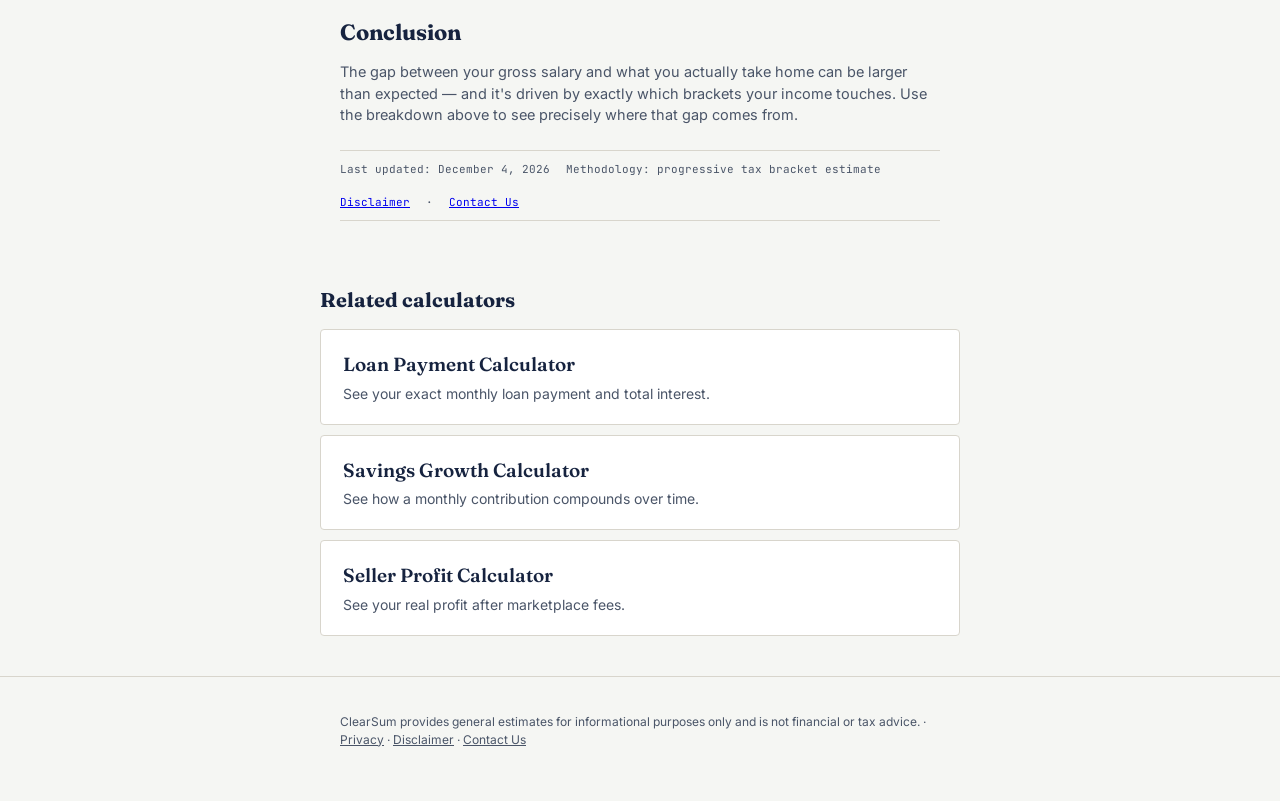
<file: take-home-pay-calculator.html>
<!DOCTYPE html>
<html lang="en">
<head>
<meta charset="UTF-8">
<meta name="viewport" content="width=device-width, initial-scale=1.0">
<link rel="icon" type="image/svg+xml" href="assets/icons/favicon.svg">
<link rel="icon" type="image/png" sizes="32x32" href="assets/icons/favicon-32.png">
<link rel="icon" type="image/png" sizes="16x16" href="assets/icons/favicon-16.png">
<link rel="apple-touch-icon" sizes="180x180" href="assets/icons/apple-touch-icon.png">
<meta name="google-site-verification" content="StGlqqepfkXty6FmWiPjf-_EkamMKfhvoo7njRvF3Ug" />
<meta name="robots" content="index, follow">
<title id="page-title">Take-Home Pay Calculator — See What You Actually Keep</title>
<meta name="description" content="Free take-home pay calculator with a full tax bracket breakdown. Estimate your net income and effective tax rate — for US, UK and India.">
<link rel="canonical" href="https://shubham144144.github.io/Clear-sum/take-home-pay-calculator.html">

<meta property="og:type" content="website">
<meta property="og:title" content="Take-Home Pay Calculator — See What You Actually Keep">
<meta property="og:description" content="Estimate your net monthly income and effective tax rate with a full bracket-by-bracket breakdown — instant, no sign-up.">
<meta property="og:url" content="https://shubham144144.github.io/Clear-sum/take-home-pay-calculator.html">
<meta property="og:site_name" content="ClearSum">

<meta name="twitter:card" content="summary">
<meta name="twitter:title" content="Take-Home Pay Calculator — See What You Actually Keep">
<meta name="twitter:description" content="Estimate your net monthly income and effective tax rate with a full bracket-by-bracket breakdown — instant, no sign-up.">

<link rel="preconnect" href="https://fonts.googleapis.com">
<link rel="preconnect" href="https://fonts.gstatic.com" crossorigin>
<link href="https://fonts.googleapis.com/css2?family=Fraunces:wght@500;600;700&family=Inter:wght@400;500;600&family=JetBrains+Mono:wght@500;600;700&display=swap" rel="stylesheet">
<link rel="stylesheet" href="assets/css/style.css">

<script type="application/ld+json">
{
  "@context": "https://schema.org",
  "@graph": [
    {
      "@type": "WebSite",
      "@id": "https://shubham144144.github.io/Clear-sum/#website",
      "url": "https://shubham144144.github.io/Clear-sum/",
      "name": "ClearSum",
      "publisher": { "@id": "https://shubham144144.github.io/Clear-sum/#organization" }
    },
    {
      "@type": "Organization",
      "@id": "https://shubham144144.github.io/Clear-sum/#organization",
      "name": "ClearSum",
      "url": "https://shubham144144.github.io/Clear-sum/"
    },
    {
      "@type": "BreadcrumbList",
      "itemListElement": [
        { "@type": "ListItem", "position": 1, "name": "Home", "item": "https://shubham144144.github.io/Clear-sum/" },
        { "@type": "ListItem", "position": 2, "name": "Take-Home Pay Calculator", "item": "https://shubham144144.github.io/Clear-sum/take-home-pay-calculator.html" }
      ]
    },
    {
      "@type": "SoftwareApplication",
      "name": "Take-Home Pay Calculator",
      "applicationCategory": "FinanceApplication",
      "operatingSystem": "Any (web-based)",
      "offers": { "@type": "Offer", "price": "0", "priceCurrency": "USD" },
      "url": "https://shubham144144.github.io/Clear-sum/take-home-pay-calculator.html"
    },
    {
      "@type": "WebPage",
      "@id": "https://shubham144144.github.io/Clear-sum/take-home-pay-calculator.html#webpage",
      "url": "https://shubham144144.github.io/Clear-sum/take-home-pay-calculator.html",
      "name": "Take-Home Pay Calculator — See What You Actually Keep",
      "isPartOf": { "@id": "https://shubham144144.github.io/Clear-sum/#website" },
      "inLanguage": "en"
    },
    {
      "@type": "FAQPage",
      "mainEntity": [
        {
          "@type": "Question",
          "name": "How is take-home pay estimated?",
          "acceptedAnswer": { "@type": "Answer", "text": "Take-home pay is estimated by applying progressive tax bands to gross income, where each portion of income is taxed at the rate for its bracket, then subtracting the total tax from gross pay." }
        },
        {
          "@type": "Question",
          "name": "Why might my actual paycheck differ from this estimate?",
          "acceptedAnswer": { "@type": "Answer", "text": "This estimate models national income tax bands only. Actual pay can differ due to state or local taxes, social security or national insurance contributions, pension deductions, and individual tax credits, which are not included here." }
        },
        {
          "@type": "Question",
          "name": "Why is my effective tax rate lower than my top bracket?",
          "acceptedAnswer": { "@type": "Answer", "text": "Progressive tax systems only apply the top bracket's rate to income above that threshold, not to the entire income, so the effective (average) rate is always lower than the highest bracket reached." }
        },
        {
          "@type": "Question",
          "name": "Does this include social security or national insurance?",
          "acceptedAnswer": { "@type": "Answer", "text": "No. This calculator models national income tax bands only and does not include social security, National Insurance, EPF, or similar payroll deductions, which would further reduce actual take-home pay." }
        }
      ]
    }
  ]
}
</script>
</head>
<body>

<div class="reading-progress" id="reading-progress"></div>

<header class="site-header">
  <div class="wrap">
    <a href="index.html" class="brand">Clear<em>Sum</em></a>
    <div class="country-stamp">
      <select id="country-select" aria-label="Select your country">
        <option value="US">United States</option>
        <option value="GB">United Kingdom</option>
        <option value="IN">India</option>
      </select>
    </div>
  </div>
</header>

<nav class="wrap breadcrumb" aria-label="Breadcrumb">
  <a href="index.html">Home</a><span class="sep">/</span><span>Take-Home Pay Calculator</span>
</nav>

<main>
  <section class="hero">
    <div class="wrap">
      <p class="eyebrow">Take-home pay calculator</p>
      <h1>What actually lands in your account?</h1>
      <p>Enter your gross salary — see an estimate of your take-home pay after income tax, with a full bracket-by-bracket breakdown.</p>
    </div>
  </section>

  <section class="calc-section">
    <div class="wrap">

      <div class="input-card">
        <div class="field" style="margin-bottom: 0;">
          <label for="gross-salary">
            <span>Gross annual salary</span>
            <span class="field-value" id="gross-salary-display">$60,000</span>
          </label>
          <input type="range" id="gross-salary" min="0" max="300000" step="1000" value="60000">
          <div class="manual-input-row">
            <input type="number" inputmode="decimal" enterkeyhint="done" id="gross-salary-manual" value="60000" aria-label="Enter exact gross annual salary">
          </div>
        </div>
      </div>

      <div class="receipt">
        <p class="receipt-headline">Estimated Take-Home Pay</p>
        <p class="receipt-amount" id="receipt-amount">$0/mo</p>

        <div class="stack-bar">
          <div class="seg-principal" id="seg-net" style="width: 60%"></div>
          <div class="seg-interest" id="seg-tax" style="width: 40%"></div>
        </div>
        <div class="stack-legend">
          <span class="leg-principal">You keep</span>
          <span class="leg-interest">Income tax</span>
        </div>

        <div class="receipt-row">
          <span class="rlabel">Gross annual</span>
          <span class="rval" id="gross-annual">$0</span>
        </div>
        <div class="receipt-row">
          <span class="rlabel">Estimated annual tax</span>
          <span class="rval" id="annual-tax">$0</span>
        </div>
        <div class="receipt-row">
          <span class="rlabel">Net annual</span>
          <span class="rval" id="net-annual">$0</span>
        </div>
        <div class="receipt-row">
          <span class="rlabel">Effective tax rate</span>
          <span class="rval" id="effective-rate">0%</span>
        </div>
      </div>

      <div class="action-row">
        <button class="action-btn" id="btn-print" type="button">Print results</button>
        <button class="action-btn" id="btn-copy" type="button">Copy results</button>
        <button class="action-btn" id="btn-whatsapp" type="button">Share via WhatsApp</button>
        <button class="action-btn" id="btn-reset" type="button">Reset</button>
      </div>

      <div class="amort-toggle">
        <button class="action-btn" id="btn-amort-toggle" type="button" aria-expanded="false" aria-controls="amort-table-wrap">Show bracket breakdown</button>
        <div class="amort-table-wrap" id="amort-table-wrap">
          <table class="amort-table" aria-label="Tax bracket breakdown">
            <thead>
              <tr><th>Bracket</th><th>Rate</th><th>Taxed in bracket</th><th>Tax owed</th></tr>
            </thead>
            <tbody id="amort-tbody"></tbody>
          </table>
        </div>
      </div>

      <div class="ad-slot" aria-hidden="true">Advertisement</div>

    </div>
  </section>

  <section class="wrap article-content">
    <h2>What this calculator does</h2>
    <p>This tool estimates your take-home pay by applying progressive national income tax bands to your gross annual salary. It shows both the total tax and, in the bracket breakdown, exactly how much of your income falls into each tax band and what's owed at each rate.</p>

    <h2>How the calculation works</h2>
    <p>Progressive tax systems don't apply one flat rate to your entire salary. Instead, your income is split into brackets, and each bracket is taxed at its own rate — only the portion of income that falls within a bracket is taxed at that bracket's rate. This is why your effective (average) tax rate is always lower than your top bracket's rate.</p>

    <h3>Worked example</h3>
    <p id="worked-example">On a $60,000 gross salary in the US, the first portion is taxed at 10%, the next portion at 12%, and so on up through whichever bracket your income reaches — resulting in a total estimated tax and an effective rate that's noticeably lower than the top bracket touched.</p>

    <h2>Practical use cases</h2>
    <ul>
      <li>Comparing take-home pay across two job offers with different gross salaries</li>
      <li>Understanding how a raise affects your net pay, not just your gross figure</li>
      <li>Getting a quick estimate before a detailed payroll calculation</li>
      <li>Seeing how much of a salary increase is actually kept versus taxed away</li>
    </ul>

    <h2>Advantages of checking this before negotiating</h2>
    <p>A salary offer is often discussed in gross terms, but what actually matters day-to-day is net pay. Knowing your effective tax rate in advance means you can evaluate a raise or offer in terms of what you'll actually receive, not just the headline number.</p>

    <h2>Limitations to keep in mind</h2>
    <p>This estimate covers national income tax bands only. It does not include state or local taxes, Social Security, National Insurance, EPF or similar payroll contributions, pension deductions, or personal tax credits and allowances — all of which affect your real paycheck. Treat this as a directional estimate, not a substitute for a payroll calculation or tax advisor.</p>

    <h2>Common mistakes people make</h2>
    <ul>
      <li>Assuming their top tax bracket applies to their entire salary, rather than just the portion above that threshold</li>
      <li>Comparing gross salary offers without accounting for how tax brackets differ between two roles or locations</li>
      <li>Forgetting that payroll deductions beyond income tax (like Social Security or NI) further reduce actual take-home pay</li>
      <li>Not re-checking the estimate after a raise pushes income into a new bracket</li>
    </ul>

    <h2>Frequently asked questions</h2>
    <div class="faq-item">
      <h3>How is take-home pay estimated?</h3>
      <p>By applying progressive tax bands to gross income, taxing each portion at its bracket's rate, then subtracting the total from gross pay.</p>
    </div>
    <div class="faq-item">
      <h3>Why might my actual paycheck differ from this estimate?</h3>
      <p>This models national income tax only — state/local tax, Social Security, NI, EPF and personal credits aren't included, so real pay will differ.</p>
    </div>
    <div class="faq-item">
      <h3>Why is my effective tax rate lower than my top bracket?</h3>
      <p>Only the income above each threshold is taxed at that bracket's rate, so your blended average rate is always below your top bracket.</p>
    </div>
    <div class="faq-item">
      <h3>Does this include Social Security or National Insurance?</h3>
      <p>No — this covers national income tax bands only; payroll contributions like these would reduce take-home pay further.</p>
    </div>

    <h2>A few practical tips</h2>
    <ul>
      <li>Always compare net pay, not gross salary, when evaluating two offers</li>
      <li>Check whether a raise pushes any portion of your income into a new bracket before assuming the full amount is "extra" take-home</li>
      <li>Use this as a starting estimate, then confirm exact figures with a payroll calculator or tax professional</li>
    </ul>

    <h2>Conclusion</h2>
    <p>The gap between your gross salary and what you actually take home can be larger than expected — and it's driven by exactly which brackets your income touches. Use the breakdown above to see precisely where that gap comes from.</p>

    <div class="meta-bar">
      <span>Last updated: <span id="last-updated-date"></span></span>
      <span>Methodology: progressive tax bracket estimate</span>
      <a href="disclaimer.html">Disclaimer</a> · <a href="contact-us.html">Contact Us</a>
    </div>
  </section>

  <section class="wrap related-tools">
    <h2>Related calculators</h2>
    <div class="related-grid">
      <a class="tool-card" href="emi-calculator.html">
        <p class="tool-name">Loan Payment Calculator</p>
        <p class="tool-desc">See your exact monthly loan payment and total interest.</p>
      </a>
      <a class="tool-card" href="savings-calculator.html">
        <p class="tool-name">Savings Growth Calculator</p>
        <p class="tool-desc">See how a monthly contribution compounds over time.</p>
      </a>
      <a class="tool-card" href="seller-profit-calculator.html">
        <p class="tool-name">Seller Profit Calculator</p>
        <p class="tool-desc">See your real profit after marketplace fees.</p>
      </a>
    </div>
  </section>
</main>

<footer class="site-footer">
  <div class="wrap">
    <p>ClearSum provides general estimates for informational purposes only and is not financial or tax advice. · <a href="privacy-policy.html">Privacy</a> · <a href="disclaimer.html">Disclaimer</a> · <a href="contact-us.html">Contact Us</a></p>
  </div>
</footer>

<button class="back-to-top" id="back-to-top" type="button" aria-label="Back to top">&uarr;</button>

<script src="assets/js/calculator.js"></script>
<script>
  let currentCountry = "US";

  const salaryEl = document.getElementById("gross-salary");
  const salaryManualEl = document.getElementById("gross-salary-manual");

  function renderTable(gross) {
    const rows = calcTaxBracketBreakdown(gross, currentCountry);
    const tbody = document.getElementById("amort-tbody");
    tbody.innerHTML = "";
    rows.forEach(function (row) {
      const highLabel = row.rangeHigh === Infinity ? "+" : formatMoney(row.rangeHigh, currentCountry);
      const tr = document.createElement("tr");
      tr.innerHTML =
        "<td>" + formatMoney(row.rangeLow, currentCountry) + "&ndash;" + highLabel + "</td>" +
        "<td>" + row.rate.toFixed(0) + "%</td>" +
        "<td>" + formatMoney(row.taxableInBand, currentCountry) + "</td>" +
        "<td>" + formatMoney(row.taxInBand, currentCountry) + "</td>";
      tbody.appendChild(tr);
    });
  }

  function render() {
    const gross = Number(salaryEl.value);

    document.getElementById("gross-salary-display").textContent = formatMoney(gross, currentCountry);

    const { tax, netAnnual, effectiveRate } = calcTax(gross, currentCountry);

    document.getElementById("receipt-amount").textContent = formatMoney(netAnnual / 12, currentCountry) + "/mo";
    document.getElementById("gross-annual").textContent = formatMoney(gross, currentCountry);
    document.getElementById("annual-tax").textContent = formatMoney(tax, currentCountry);
    document.getElementById("net-annual").textContent = formatMoney(netAnnual, currentCountry);
    document.getElementById("effective-rate").textContent = effectiveRate.toFixed(1) + "%";

    const netPct = gross > 0 ? (netAnnual / gross) * 100 : 100;
    const taxPct = 100 - netPct;
    document.getElementById("seg-net").style.width = netPct.toFixed(1) + "%";
    document.getElementById("seg-tax").style.width = taxPct.toFixed(1) + "%";

    renderTable(gross);
  }

  function onCountryChange(code) {
    currentCountry = code;

    salaryEl.max = code === "IN" ? 10000000 : 300000;
    salaryEl.step = code === "IN" ? 10000 : 1000;
    salaryEl.value = code === "IN" ? 800000 : 60000;
    salaryManualEl.value = salaryEl.value;

    const gross = Number(salaryEl.value);
    const { tax, effectiveRate } = calcTax(gross, code);
    document.getElementById("worked-example").innerHTML =
      "On a " + formatMoney(gross, code) + " gross salary" + (code === "US" ? " in the US" : code === "GB" ? " in the UK" : " in India") +
      ", income is taxed band by band according to the applicable brackets — resulting in an estimated total tax of " +
      formatMoney(tax, code) + " and an effective rate of " + effectiveRate.toFixed(1) + "%, noticeably lower than the top bracket touched.";

    render();
  }

  initCountrySelector(onCountryChange);
  salaryEl.addEventListener("input", render);
  bindManualInput(salaryEl, salaryManualEl, render);

  const amortBtn = document.getElementById("btn-amort-toggle");
  const amortWrap = document.getElementById("amort-table-wrap");
  amortBtn.addEventListener("click", function () {
    const isOpen = amortWrap.classList.toggle("open");
    amortBtn.setAttribute("aria-expanded", isOpen ? "true" : "false");
    amortBtn.textContent = isOpen ? "Hide bracket breakdown" : "Show bracket breakdown";
  });

  document.getElementById("btn-print").addEventListener("click", function () {
    window.print();
  });

  document.getElementById("btn-copy").addEventListener("click", function () {
    const text =
      "Take-home pay: " + document.getElementById("receipt-amount").textContent + "\n" +
      "Annual tax: " + document.getElementById("annual-tax").textContent + "\n" +
      "Net annual: " + document.getElementById("net-annual").textContent + "\n" +
      "Effective rate: " + document.getElementById("effective-rate").textContent;
    if (navigator.clipboard) {
      navigator.clipboard.writeText(text).then(function () {
        const btn = document.getElementById("btn-copy");
        const original = btn.textContent;
        btn.textContent = "Copied!";
        setTimeout(function () { btn.textContent = original; }, 1500);
      });
    }
  });

  document.getElementById("btn-whatsapp").addEventListener("click", function () {
    const text =
      "Take-home pay estimate (via ClearSum):\n" +
      "Take-home pay: " + document.getElementById("receipt-amount").textContent + "\n" +
      "Annual tax: " + document.getElementById("annual-tax").textContent + "\n" +
      "Net annual: " + document.getElementById("net-annual").textContent + "\n" +
      "Effective rate: " + document.getElementById("effective-rate").textContent + "\n" +
      "https://shubham144144.github.io/Clear-sum/take-home-pay-calculator.html";
    shareViaWhatsApp(text);
  });

  document.getElementById("btn-reset").addEventListener("click", function () {
    salaryEl.value = 0;
    salaryManualEl.value = 0;
    render();
  });

  document.getElementById("last-updated-date").textContent = new Date().toLocaleDateString(undefined, { year: "numeric", month: "long", day: "numeric" });

  initReadingProgress();
  initBackToTop();
</script>

</body>
</html>
</file>
<file: assets/css/style.css>
/* ============================================
   Design tokens — "Ledger" system
   ============================================ */
:root {
  --ink: #16233F;
  --ink-light: #4A5568;
  --paper: #F5F6F3;
  --paper-raised: #FFFFFF;
  --brass: #C08A3E;
  --brass-dark: #9C6F2E;
  --positive: #2E6F4E;
  --negative: #B23A2E;
  --line: #D8D5CC;

  --font-display: 'Fraunces', Georgia, serif;
  --font-body: 'Inter', -apple-system, BlinkMacSystemFont, sans-serif;
  --font-mono: 'JetBrains Mono', 'Courier New', monospace;

  --radius: 4px;
  --max-width: 640px;
}

* { box-sizing: border-box; }

body {
  margin: 0;
  background: var(--paper);
  color: var(--ink);
  font-family: var(--font-body);
  line-height: 1.5;
  -webkit-font-smoothing: antialiased;
}

.wrap {
  max-width: var(--max-width);
  margin: 0 auto;
  padding: 0 20px;
}

/* ---------- Header ---------- */
.site-header {
  background: var(--ink);
  color: var(--paper);
  padding: 28px 0 24px;
}

.site-header .wrap {
  display: flex;
  align-items: center;
  justify-content: space-between;
  gap: 16px;
}

.brand {
  font-family: var(--font-display);
  font-weight: 600;
  font-size: 22px;
  color: var(--paper);
  text-decoration: none;
  letter-spacing: 0.01em;
}

.brand em {
  font-style: normal;
  color: var(--brass);
}

/* ---------- Country stamp selector ---------- */
.country-stamp {
  position: relative;
}

.country-stamp select {
  appearance: none;
  background: transparent;
  border: 1.5px dashed var(--brass);
  color: var(--paper);
  font-family: var(--font-mono);
  font-size: 13px;
  letter-spacing: 0.06em;
  text-transform: uppercase;
  padding: 8px 30px 8px 14px;
  border-radius: 999px;
  cursor: pointer;
}

.country-stamp::after {
  content: '▾';
  position: absolute;
  right: 12px;
  top: 50%;
  transform: translateY(-50%);
  color: var(--brass);
  pointer-events: none;
  font-size: 11px;
}

.country-stamp select:focus-visible {
  outline: 2px solid var(--brass);
  outline-offset: 2px;
}

/* ---------- Hero ---------- */
.hero {
  padding: 56px 0 40px;
}

.hero .eyebrow {
  font-family: var(--font-mono);
  font-size: 12px;
  letter-spacing: 0.12em;
  text-transform: uppercase;
  color: var(--brass-dark);
  margin: 0 0 12px;
}

.hero h1 {
  font-family: var(--font-display);
  font-size: 40px;
  line-height: 1.12;
  font-weight: 600;
  margin: 0 0 16px;
  letter-spacing: -0.01em;
}

.hero p {
  font-size: 16px;
  color: var(--ink-light);
  max-width: 46ch;
  margin: 0;
}

/* ---------- Calculator cards (homepage) ---------- */
.tool-grid {
  display: grid;
  gap: 14px;
  padding: 8px 0 48px;
}

.tool-card {
  display: block;
  background: var(--paper-raised);
  border: 1px solid var(--line);
  border-radius: var(--radius);
  padding: 20px 22px;
  text-decoration: none;
  color: var(--ink);
  transition: border-color 0.15s ease;
}

.tool-card:hover,
.tool-card:focus-visible {
  border-color: var(--brass);
}

.tool-card .tool-name {
  font-family: var(--font-display);
  font-size: 19px;
  font-weight: 600;
  margin: 0 0 4px;
}

.tool-card .tool-desc {
  font-size: 14px;
  color: var(--ink-light);
  margin: 0;
}

.tool-card .tool-tag {
  display: inline-block;
  font-family: var(--font-mono);
  font-size: 10px;
  letter-spacing: 0.08em;
  text-transform: uppercase;
  color: var(--brass-dark);
  margin-top: 10px;
}

/* ---------- Calculator page: input card ---------- */
.calc-section {
  padding: 32px 0 56px;
}

.input-card {
  background: var(--paper-raised);
  border: 1px solid var(--line);
  border-radius: var(--radius);
  padding: 24px;
  margin-bottom: 20px;
}

.field {
  margin-bottom: 22px;
}

.field:last-child { margin-bottom: 0; }

.field label {
  display: flex;
  justify-content: space-between;
  align-items: baseline;
  font-size: 13px;
  color: var(--ink-light);
  margin-bottom: 8px;
}

.field label .field-value {
  font-family: var(--font-mono);
  font-size: 15px;
  color: var(--ink);
  font-weight: 600;
}

.field input[type="range"] {
  width: 100%;
  accent-color: var(--brass);
  height: 4px;
}

.manual-input-row {
  margin-top: 8px;
}

.manual-input-row input[type="number"] {
  width: 100%;
  font-family: var(--font-mono);
  font-size: 13px;
  padding: 8px 10px;
  border: 1px solid var(--line);
  border-radius: var(--radius);
  background: var(--paper);
  color: var(--ink);
}

.manual-input-row input[type="number"]:focus-visible {
  outline: 2px solid var(--brass);
  outline-offset: 1px;
}

.manual-input-row.on-dark input[type="number"] {
  background: rgba(245,246,243,0.08);
  border-color: rgba(245,246,243,0.3);
  color: var(--paper);
}

.field input[type="number"] {
  width: 100%;
  font-family: var(--font-mono);
  font-size: 16px;
  padding: 10px 12px;
  border: 1px solid var(--line);
  border-radius: var(--radius);
  background: var(--paper);
  color: var(--ink);
}

.field input[type="number"]:focus-visible {
  outline: 2px solid var(--brass);
  outline-offset: 1px;
}

/* ---------- Field select (e.g. platform picker) ---------- */
.field select {
  width: 100%;
  font-family: var(--font-body);
  font-size: 15px;
  font-weight: 500;
  padding: 10px 12px;
  border: 1px solid var(--line);
  border-radius: var(--radius);
  background: var(--paper);
  color: var(--ink);
  appearance: none;
  background-image: linear-gradient(45deg, transparent 50%, var(--ink-light) 50%), linear-gradient(135deg, var(--ink-light) 50%, transparent 50%);
  background-position: calc(100% - 18px) center, calc(100% - 13px) center;
  background-size: 5px 5px, 5px 5px;
  background-repeat: no-repeat;
  cursor: pointer;
}

.field select:focus-visible {
  outline: 2px solid var(--brass);
  outline-offset: 1px;
}

/* ---------- Result: receipt tape ---------- */
.receipt {
  background: var(--ink);
  color: var(--paper);
  border-radius: var(--radius);
  padding: 26px 24px 20px;
  position: relative;
  overflow: hidden;
}

.receipt::after {
  content: '';
  position: absolute;
  left: 0; right: 0; bottom: 0;
  height: 10px;
  background:
    linear-gradient(135deg, var(--paper) 50%, transparent 50%) 0 0/12px 10px repeat-x,
    linear-gradient(-135deg, var(--paper) 50%, transparent 50%) 0 0/12px 10px repeat-x;
  background-color: transparent;
}

.receipt-headline {
  font-family: var(--font-mono);
  font-size: 11px;
  letter-spacing: 0.1em;
  text-transform: uppercase;
  color: var(--brass);
  margin: 0 0 6px;
}

.receipt-amount {
  font-family: var(--font-mono);
  font-size: 40px;
  font-weight: 700;
  letter-spacing: -0.02em;
  margin: 0 0 20px;
}

.receipt-row {
  display: flex;
  justify-content: space-between;
  font-family: var(--font-mono);
  font-size: 13px;
  padding: 8px 0;
  border-top: 1px dashed rgba(245,246,243,0.25);
}

.receipt-row .rlabel { color: rgba(245,246,243,0.65); }
.receipt-row .rval { font-weight: 600; }

/* stacked bar */
.stack-bar {
  display: flex;
  height: 10px;
  border-radius: 999px;
  overflow: hidden;
  margin: 18px 0 4px;
  background: rgba(245,246,243,0.15);
}

.stack-bar .seg-principal { background: var(--brass); transition: width 0.25s ease; }
.stack-bar .seg-interest { background: var(--negative); transition: width 0.25s ease; }
.stack-bar .seg-cost { background: rgba(245,246,243,0.35); transition: width 0.25s ease; }
.stack-bar .seg-fees { background: var(--negative); transition: width 0.25s ease; }
.stack-bar .seg-profit { background: var(--positive); transition: width 0.25s ease; }

.stack-legend {
  display: flex;
  gap: 18px;
  font-family: var(--font-mono);
  font-size: 11px;
  color: rgba(245,246,243,0.7);
  margin-bottom: 22px;
}

.stack-legend span::before {
  content: '';
  display: inline-block;
  width: 8px; height: 8px;
  border-radius: 2px;
  margin-right: 6px;
}

.stack-legend .leg-principal::before { background: var(--brass); }
.stack-legend .leg-interest::before { background: var(--negative); }
.stack-legend .leg-cost::before { background: rgba(245,246,243,0.35); }
.stack-legend .leg-fees::before { background: var(--negative); }
.stack-legend .leg-profit::before { background: var(--positive); }

/* ---------- What-if toggle ---------- */
.whatif {
  margin-top: 20px;
  padding-top: 20px;
  border-top: 1px solid var(--line);
}

.whatif-label {
  font-family: var(--font-mono);
  font-size: 12px;
  letter-spacing: 0.06em;
  text-transform: uppercase;
  color: var(--brass-dark);
  margin: 0 0 10px;
}

.whatif-result {
  font-size: 14px;
  color: var(--ink);
  margin-top: 10px;
}

.whatif-result strong { color: var(--positive); }

/* ---------- Footer ---------- */
.site-footer {
  border-top: 1px solid var(--line);
  padding: 24px 0 40px;
  font-size: 12px;
  color: var(--ink-light);
}

.site-footer a { color: var(--ink-light); }

/* ---------- Reduced motion ---------- */
@media (prefers-reduced-motion: reduce) {
  .stack-bar .seg-principal,
  .stack-bar .seg-interest {
    transition: none;
  }
}

/* ---------- Responsive ---------- */
@media (max-width: 480px) {
  .hero h1 { font-size: 30px; }
  .receipt-amount { font-size: 32px; }
}

/* ---------- Reading progress bar ---------- */
.reading-progress {
  position: fixed;
  top: 0; left: 0;
  height: 3px;
  background: var(--brass);
  width: 0%;
  z-index: 100;
  transition: width 0.1s linear;
}

/* ---------- Breadcrumb ---------- */
.breadcrumb {
  font-family: var(--font-mono);
  font-size: 11px;
  letter-spacing: 0.03em;
  color: var(--ink-light);
  padding: 14px 0 0;
}

.breadcrumb a { color: var(--ink-light); }
.breadcrumb a:hover { color: var(--brass-dark); }
.breadcrumb .sep { margin: 0 6px; opacity: 0.5; }

/* ---------- Action buttons row ---------- */
.action-row {
  display: flex;
  gap: 10px;
  margin-top: 16px;
  flex-wrap: wrap;
}

.action-btn {
  font-family: var(--font-mono);
  font-size: 12px;
  letter-spacing: 0.03em;
  text-transform: uppercase;
  background: transparent;
  border: 1px solid var(--line);
  border-radius: var(--radius);
  padding: 9px 14px;
  color: var(--ink);
  cursor: pointer;
}

.action-btn:hover,
.action-btn:focus-visible {
  border-color: var(--brass);
  color: var(--brass-dark);
}

/* ---------- Amortization table ---------- */
.amort-toggle {
  margin-top: 20px;
}

.amort-table-wrap {
  overflow-x: auto;
  margin-top: 12px;
  display: none;
}

.amort-table-wrap.open { display: block; }

.amort-table {
  width: 100%;
  border-collapse: collapse;
  font-family: var(--font-mono);
  font-size: 12px;
  min-width: 480px;
}

.amort-table th {
  text-align: right;
  font-weight: 600;
  color: var(--ink-light);
  text-transform: uppercase;
  font-size: 10px;
  letter-spacing: 0.05em;
  padding: 8px 10px;
  border-bottom: 1px solid var(--line);
}

.amort-table th:first-child,
.amort-table td:first-child { text-align: left; }

.amort-table td {
  text-align: right;
  padding: 8px 10px;
  border-bottom: 1px solid var(--line);
}

/* ---------- Article content ---------- */
.article-content {
  padding-bottom: 32px;
}

.article-content h2 {
  font-family: var(--font-display);
  font-size: 22px;
  margin: 36px 0 12px;
}

.article-content h3 {
  font-family: var(--font-display);
  font-size: 17px;
  margin: 24px 0 8px;
}

.article-content p {
  color: var(--ink-light);
  font-size: 14.5px;
  max-width: 68ch;
  margin: 0 0 14px;
}

.article-content ul,
.article-content ol {
  color: var(--ink-light);
  font-size: 14.5px;
  max-width: 68ch;
  padding-left: 20px;
  margin: 0 0 14px;
}

.article-content li { margin-bottom: 6px; }

.example-box {
  background: var(--paper-raised);
  border: 1px solid var(--line);
  border-left: 3px solid var(--brass);
  border-radius: var(--radius);
  padding: 16px 18px;
  margin: 18px 0;
  font-size: 14px;
}

.example-box strong { color: var(--ink); }

.faq-item {
  border-bottom: 1px solid var(--line);
  padding: 16px 0;
}

.faq-item:last-child { border-bottom: none; }

.faq-item h3 {
  margin: 0 0 6px;
  font-size: 16px;
}

.faq-item p { margin: 0; }

/* ---------- Related tools ---------- */
.related-tools {
  padding: 8px 0 40px;
}

.related-tools h2 {
  font-family: var(--font-display);
  font-size: 20px;
  margin: 0 0 14px;
}

.related-grid {
  display: grid;
  gap: 10px;
}

/* ---------- Ad slot placeholder ---------- */
.ad-slot {
  border: 1px dashed var(--line);
  border-radius: var(--radius);
  padding: 10px;
  text-align: center;
  font-family: var(--font-mono);
  font-size: 9px;
  letter-spacing: 0.05em;
  text-transform: uppercase;
  color: var(--line);
  margin: 32px 0;
  background: transparent;
  opacity: 0.6;
}

/* ---------- Meta bar (last updated / methodology) ---------- */
.meta-bar {
  font-family: var(--font-mono);
  font-size: 11px;
  color: var(--ink-light);
  padding: 10px 0;
  border-top: 1px solid var(--line);
  border-bottom: 1px solid var(--line);
  margin: 24px 0;
  display: flex;
  gap: 16px;
  flex-wrap: wrap;
}

/* ---------- Back to top ---------- */
.back-to-top {
  position: fixed;
  bottom: 20px;
  right: 20px;
  width: 42px;
  height: 42px;
  border-radius: 50%;
  background: var(--ink);
  color: var(--paper);
  border: none;
  font-size: 16px;
  cursor: pointer;
  display: none;
  align-items: center;
  justify-content: center;
  z-index: 90;
  box-shadow: 0 2px 8px rgba(0,0,0,0.2);
}

.back-to-top.visible { display: flex; }

@media (prefers-reduced-motion: no-preference) {
  html { scroll-behavior: smooth; }
}
</file>
